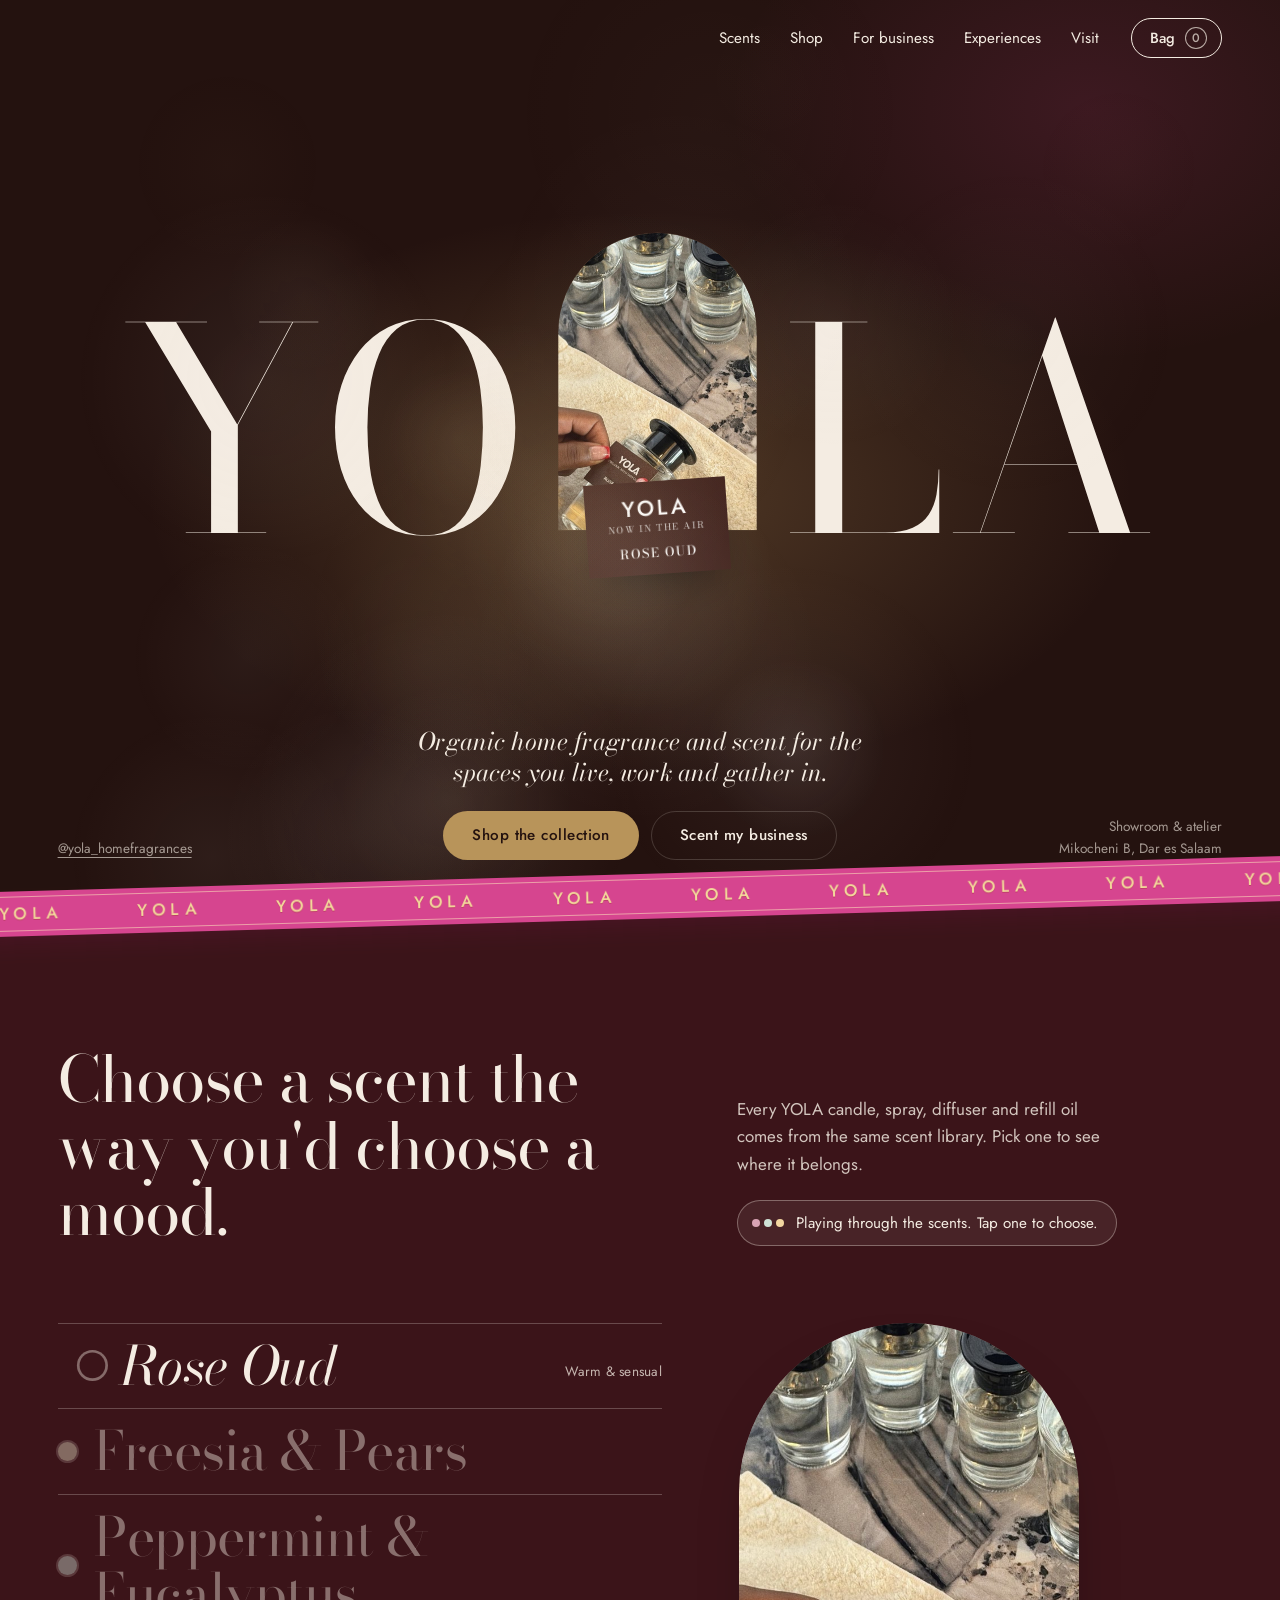
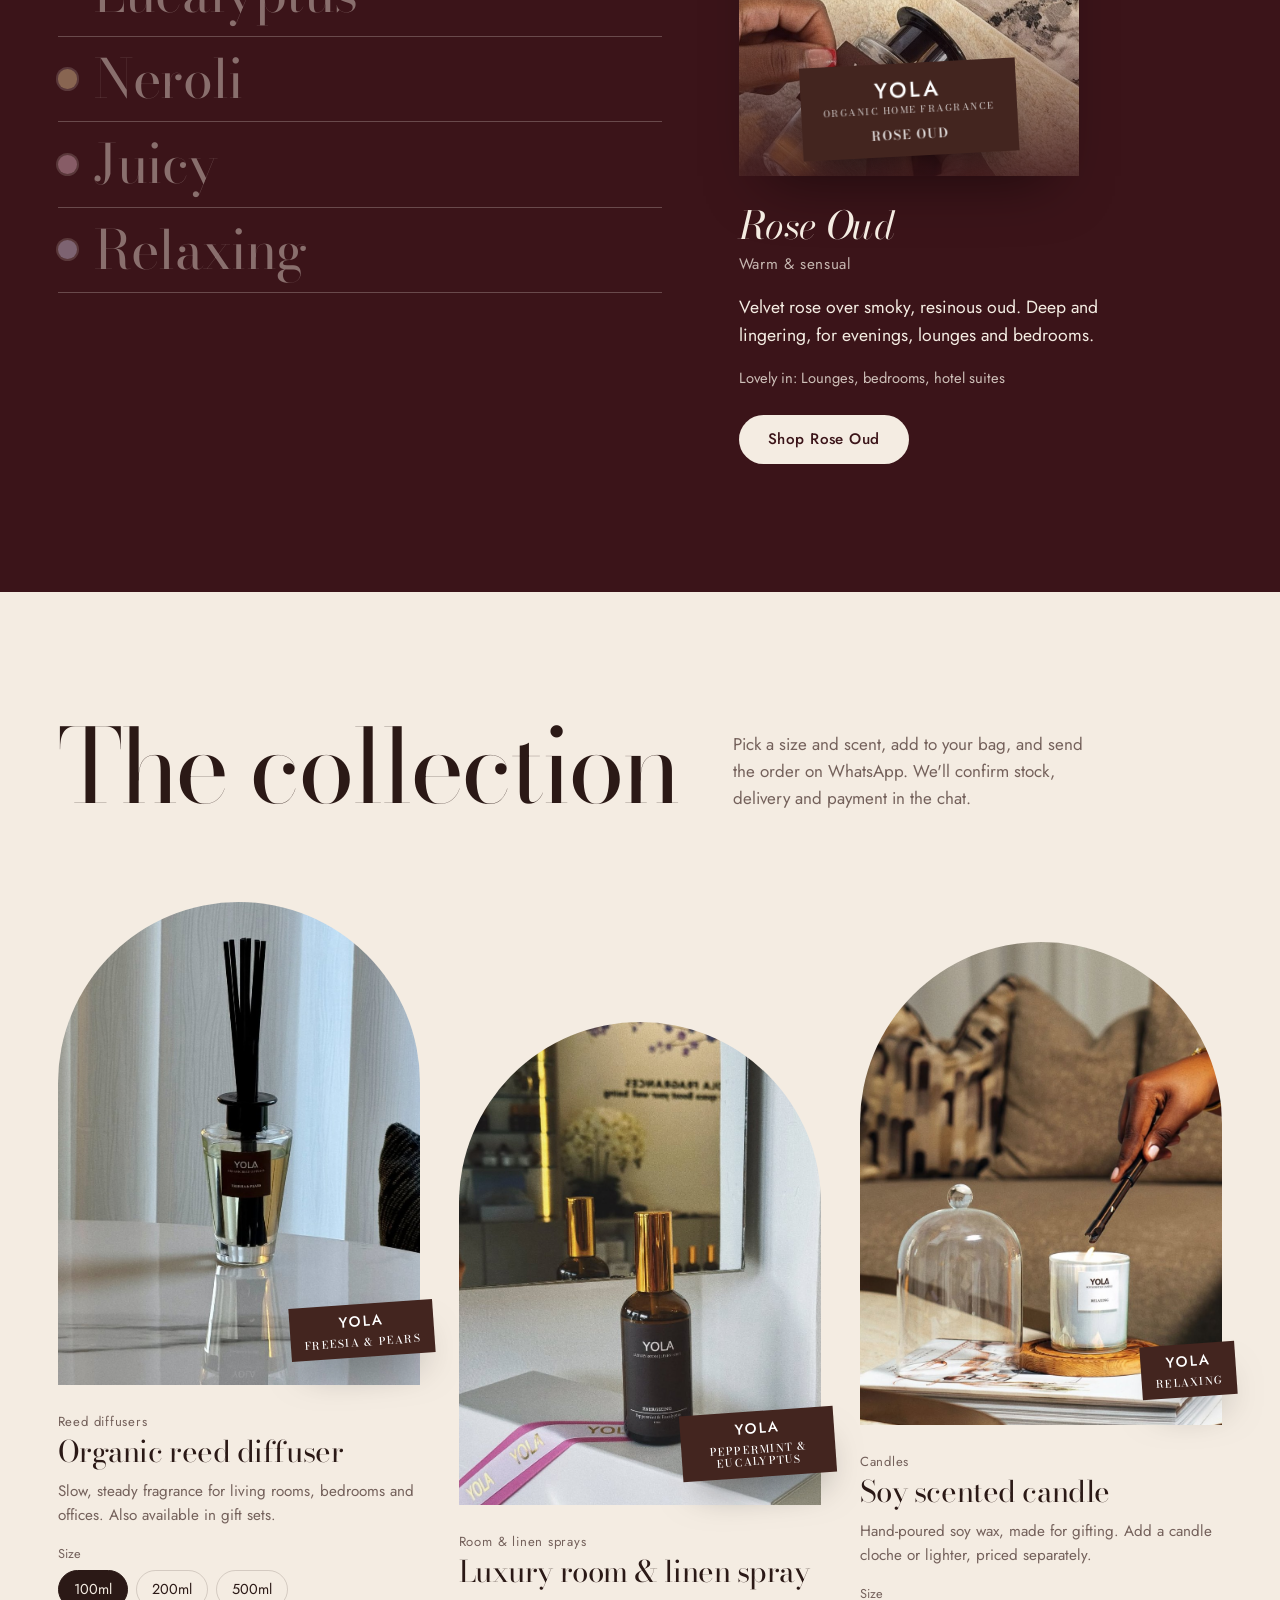
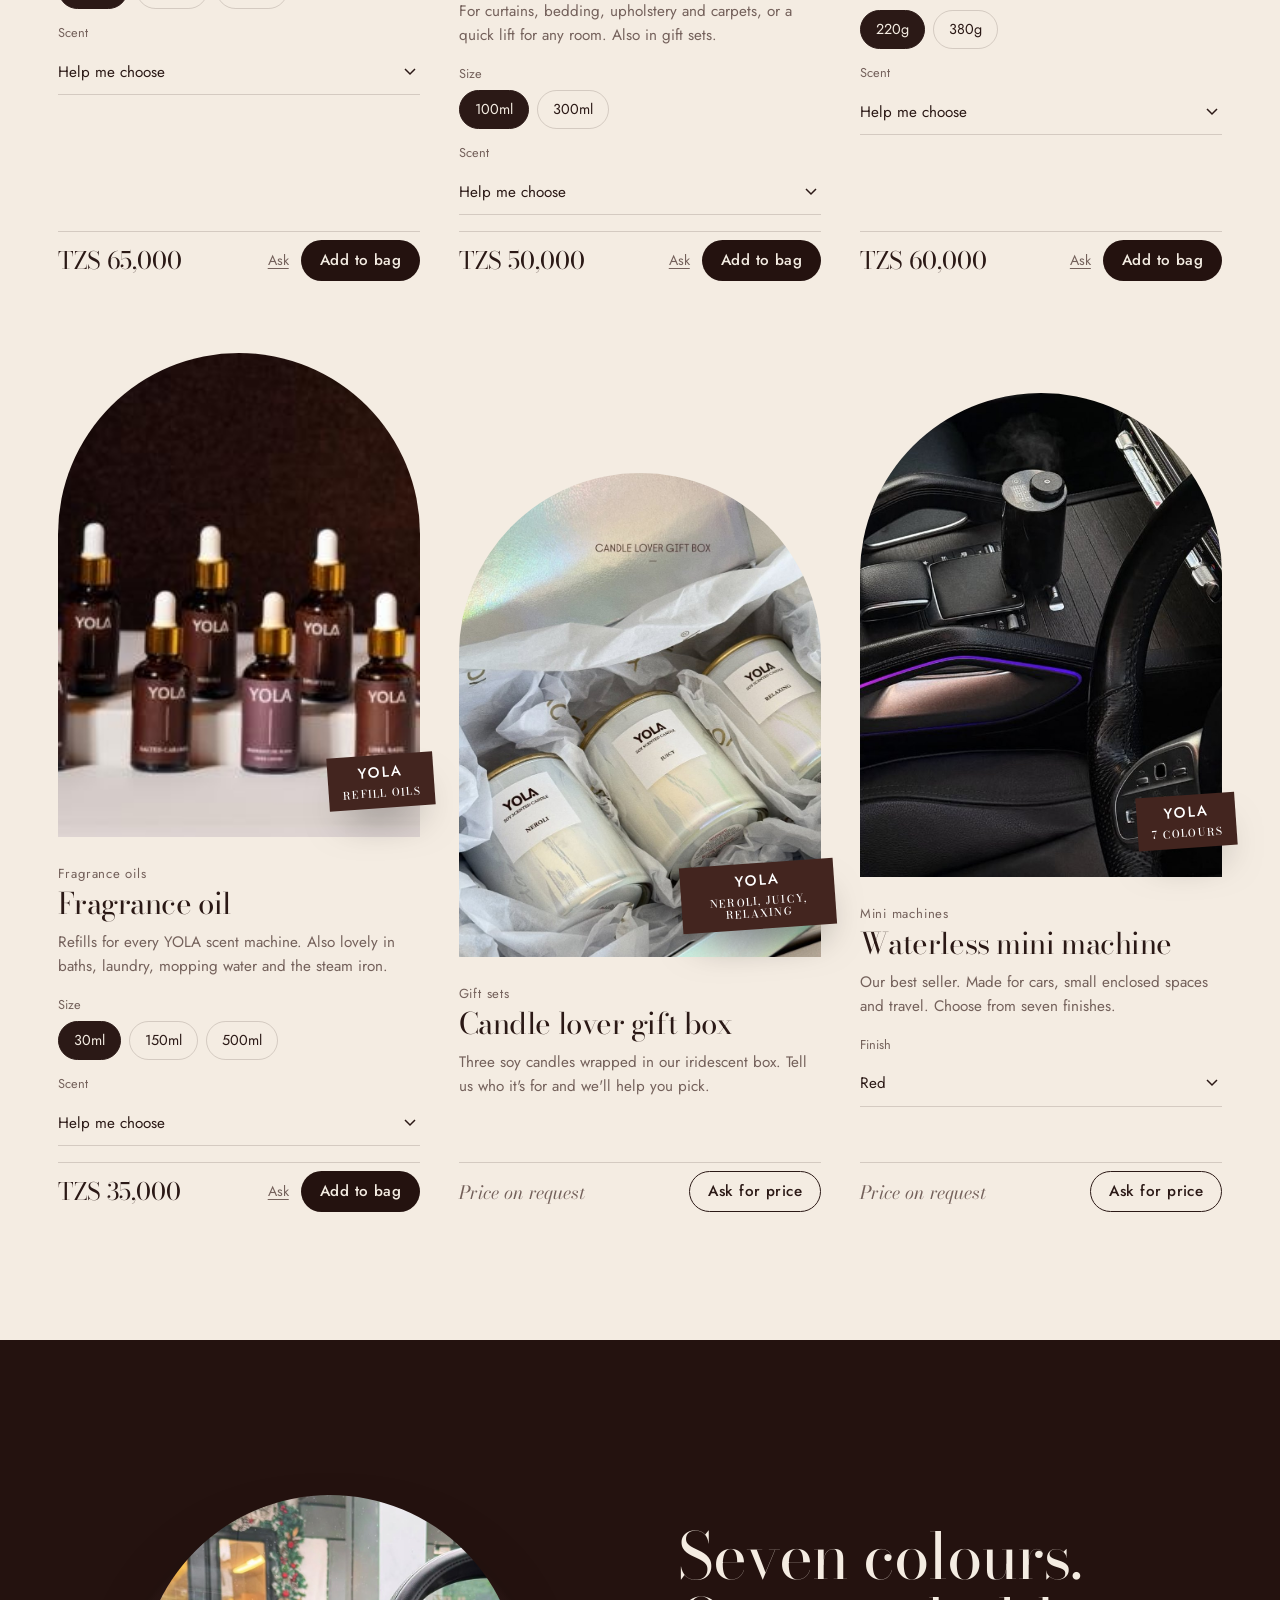
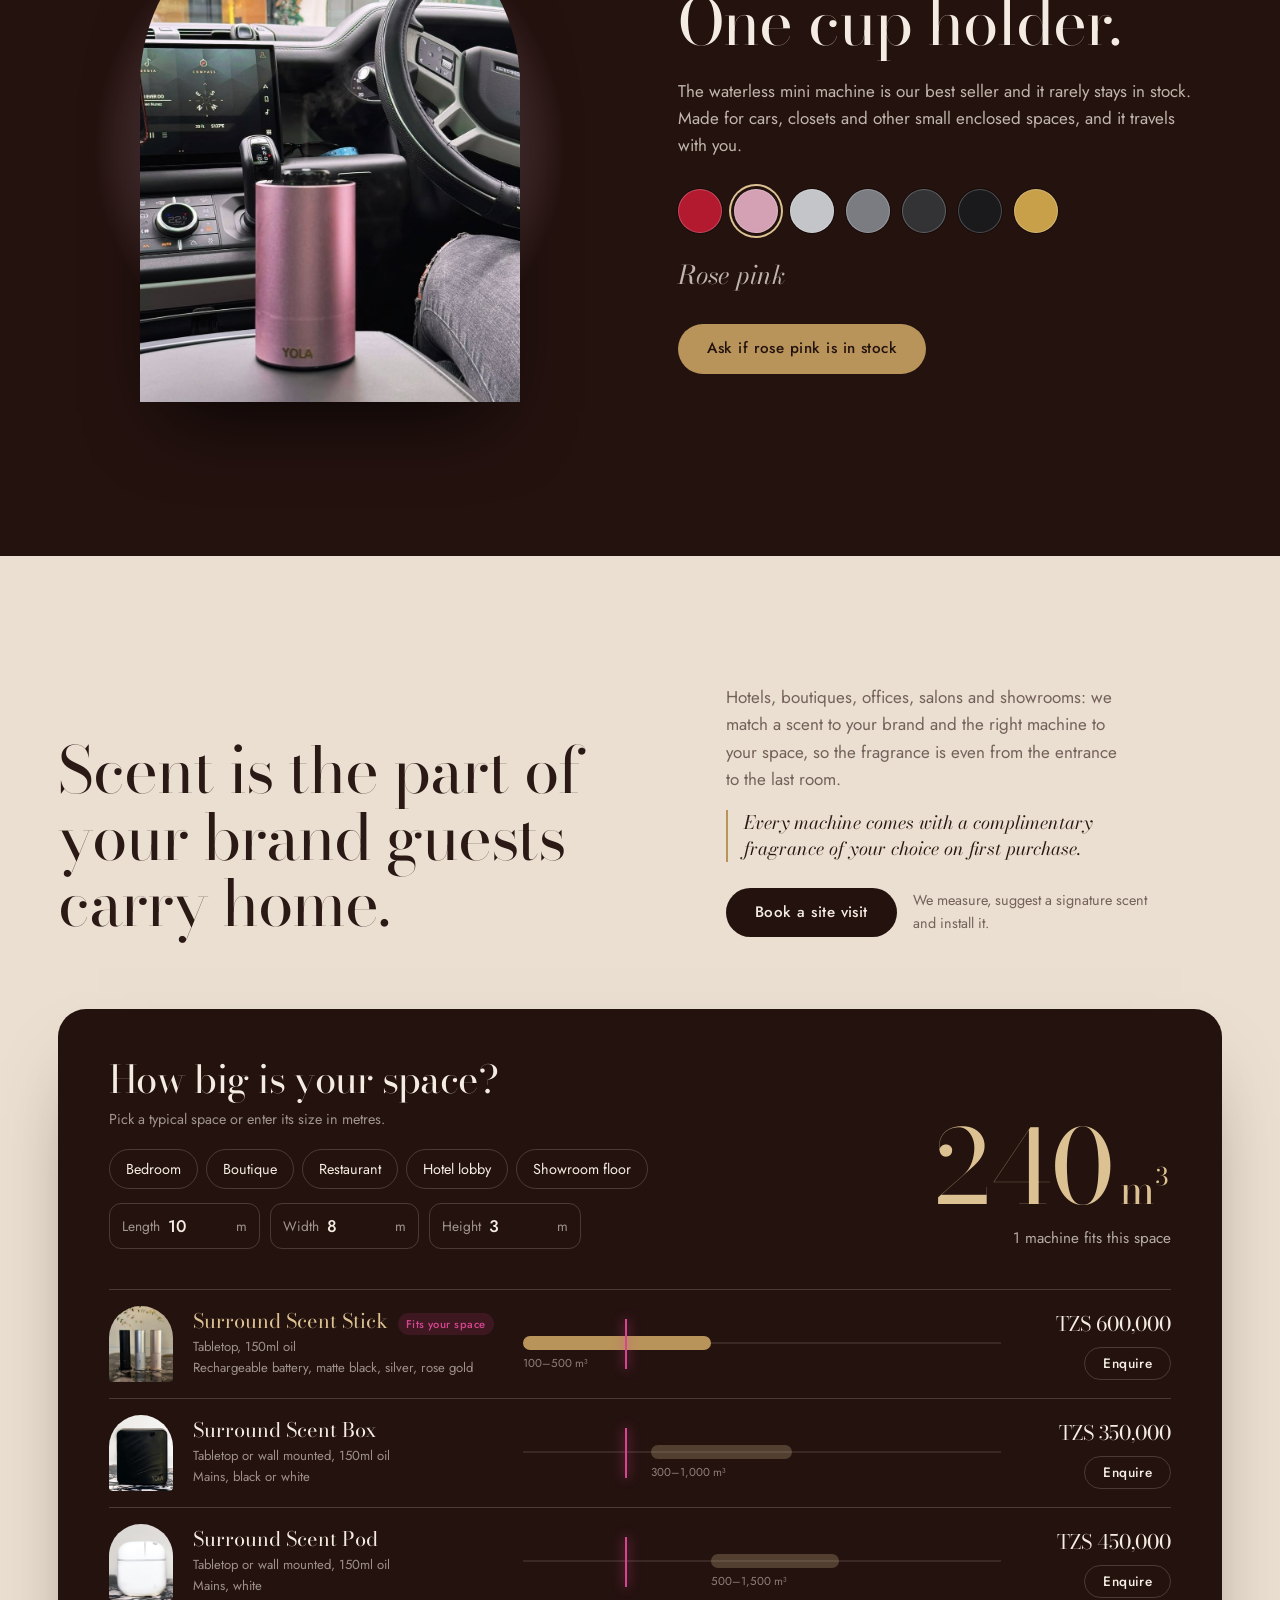
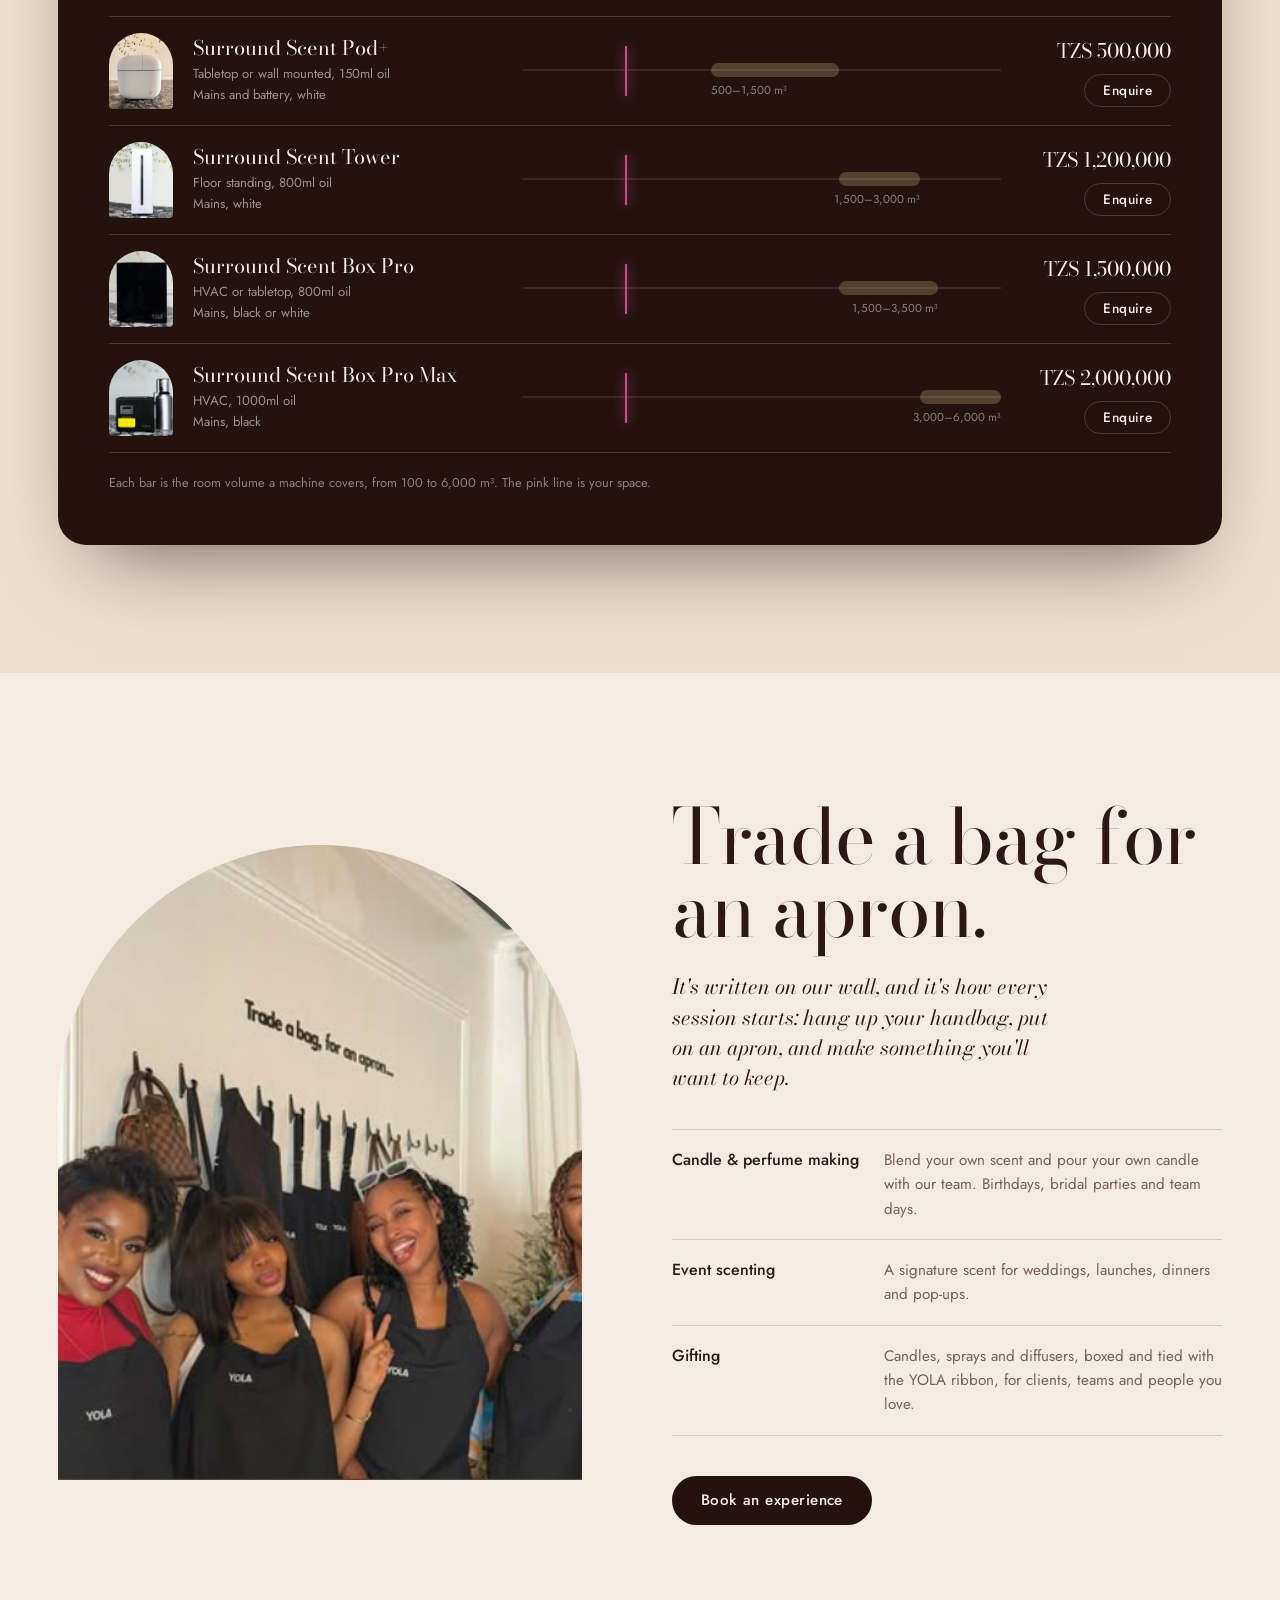
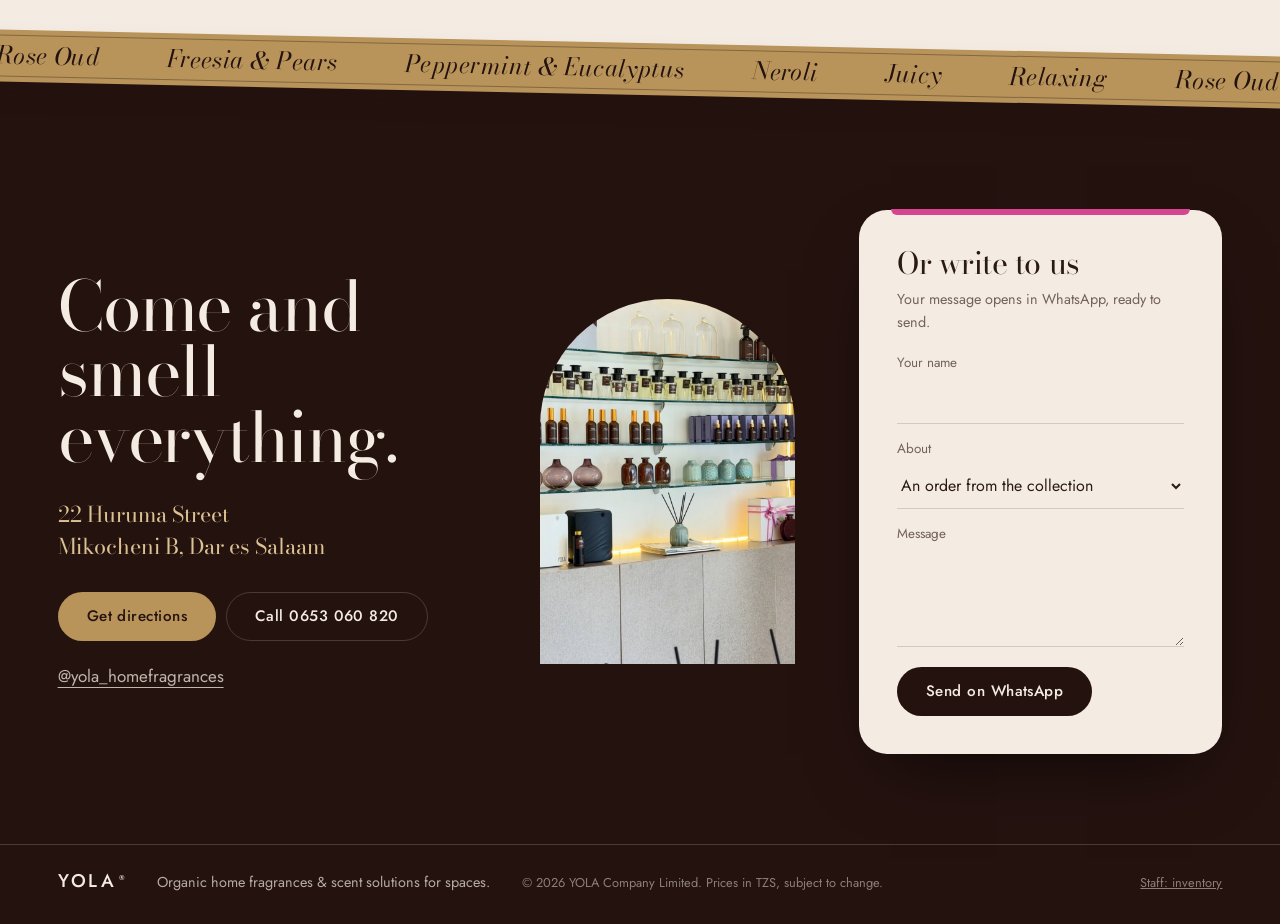
<file: index.html>
<!doctype html>
<html lang="en">
<head>
  <meta charset="utf-8">
  <meta name="viewport" content="width=device-width, initial-scale=1">
  <title>YOLA Home Fragrances | Dar es Salaam</title>
  <meta name="description" content="Organic home fragrances, scent machines for businesses, candle and perfume making experiences and event scenting from YOLA in Mikocheni, Dar es Salaam.">
  <meta name="theme-color" content="#24120F">
  <meta property="og:title" content="YOLA Home Fragrances">
  <meta property="og:description" content="Organic home fragrances and scent solutions for spaces, from our showroom in Mikocheni, Dar es Salaam.">
  <meta property="og:image" content="assets/img/showroom-shelves.jpg">
  <link rel="icon" href="data:image/svg+xml,%3Csvg xmlns='http://www.w3.org/2000/svg' viewBox='0 0 64 64'%3E%3Crect width='64' height='64' rx='10' fill='%2343251F'/%3E%3Ctext x='32' y='42' font-family='Futura,Arial' font-size='26' font-weight='600' fill='white' text-anchor='middle'%3EY%3C/text%3E%3C/svg%3E">
  <link rel="preload" href="assets/fonts/bodoni-moda-latin-opsz-normal.woff2" as="font" type="font/woff2" crossorigin>
  <link rel="stylesheet" href="assets/css/fonts.css?v=202610140937">
  <link rel="stylesheet" href="assets/css/site.css?v=202610140937">
</head>
<body>
<a class="skip" href="#main">Skip to content</a>

<header class="nav" data-nav>
  <a class="wordmark" href="#top" aria-label="YOLA home">YOLA<sup>®</sup></a>
  <nav class="nav-links" aria-label="Main">
    <a href="#scents">Scents</a>
    <a href="#collection">Shop</a>
    <a href="#machines">For business</a>
    <a href="#experiences">Experiences</a>
    <a href="#visit">Visit</a>
  </nav>
  <button class="bag-btn" type="button" data-open-bag aria-label="Open your bag">
    Bag <span class="bag-count" data-bag-count>0</span>
  </button>
</header>

<main id="main">

  <!-- HERO: scent made visible -->
  <section class="hero" id="top" aria-labelledby="hero-title">
    <canvas class="mist" data-mist aria-hidden="true"></canvas>
    <h1 id="hero-title" class="sr">YOLA Home Fragrances</h1>
    <div class="hero-stage">
      <span class="hw" aria-hidden="true">YO</span>
      <figure class="hero-arch">
        <img src="assets/img/reed-rose-oud.jpg" alt="Hands fixing a YOLA Rose Oud label onto a reed diffuser bottle">
        <div class="label hero-tag" aria-hidden="true">
          <span class="label-brand">YOLA</span>
          <span class="label-kind">Now in the air</span>
          <span class="label-scent" data-air>Rose Oud</span>
        </div>
      </figure>
      <span class="hw" aria-hidden="true">LA</span>
    </div>
    <div class="hero-foot">
      <p class="hero-line">Organic home fragrance and scent for the spaces you live, work and gather&nbsp;in.</p>
      <div class="hero-actions">
        <a class="btn btn-gold" href="#collection">Shop the collection</a>
        <a class="btn btn-ghost" href="#machines">Scent my business</a>
      </div>
      <p class="hero-place">Showroom &amp; atelier<br>Mikocheni B, Dar es Salaam</p>
      <a class="hero-ig" data-ig href="#" target="_blank" rel="noopener">@yola_homefragrances</a>
    </div>
  </section>

  <!-- RIBBON -->
  <div class="ribbon" aria-hidden="true"><div class="ribbon-track" data-ribbon="YOLA"></div></div>

  <!-- SCENT WARDROBE -->
  <section class="wardrobe" id="scents" aria-labelledby="wardrobe-title" data-wardrobe>
    <div class="wardrobe-inner">
      <div class="wardrobe-head">
        <h2 id="wardrobe-title">Choose a scent the way you'd choose a mood.</h2>
        <div>
          <p class="m-hide">Every YOLA candle, spray, diffuser and refill oil comes from the same scent library. Pick one to see where it belongs.</p>
          <p class="wardrobe-hint" data-wardrobe-hint><span class="hint-dots" aria-hidden="true"><i></i><i></i><i></i></span><span data-hint-text>Tap a scent and the room changes with it.</span></p>
        </div>
      </div>
      <div class="wardrobe-body">
        <ul class="scent-names" role="tablist" aria-label="Scents" data-scent-tabs></ul>
        <div class="scent-card" role="tabpanel" aria-live="polite" data-scent-panel></div>
      </div>
    </div>
  </section>

  <!-- COLLECTION -->
  <section class="collection" id="collection" aria-labelledby="col-title">
    <div class="col-head">
      <h2 id="col-title">The collection</h2>
      <div><p class="m-hide">Pick a size and scent, add to your bag, and send the order on WhatsApp. We'll confirm stock, delivery and payment in the chat.</p><p class="m-only">Order on WhatsApp; we'll confirm delivery in the chat.</p><p class="swipe-hint">Swipe to see all six pieces</p></div>
    </div>
    <div class="product-grid" data-products></div>
  </section>

  <!-- MINI MACHINE -->
  <section class="mini" aria-labelledby="mini-title" data-mini>
    <div class="mini-stage">
      <div class="mini-halo" data-halo></div>
      <figure class="mini-arch" data-mini-frame><img src="assets/img/mini-rose-pink.jpg" alt="A YOLA mini scent machine in rose pink, misting inside a car" data-mini-img loading="lazy"></figure>
    </div>
    <div class="mini-copy">
      <h2 id="mini-title">Seven colours. One cup holder.</h2>
      <p class="m-hide">The waterless mini machine is our best seller and it rarely stays in stock. Made for cars, closets and other small enclosed spaces, and it travels with you.</p><p class="m-only">Our best seller, made for cars and small spaces.</p>
      <div class="swatches" role="radiogroup" aria-label="Choose a finish" data-swatches>
        <button type="button" role="radio" aria-checked="false" style="--sw:#B3192F" data-colour="Red" data-img="assets/img/mini-red.jpg"><span>Red</span></button>
        <button type="button" role="radio" aria-checked="true" style="--sw:#D3A1B3" data-colour="Rose pink" data-img="assets/img/mini-rose-pink.jpg"><span>Rose pink</span></button>
        <button type="button" role="radio" aria-checked="false" style="--sw:#C4C5C8" data-colour="Silver" data-img="assets/img/mini-silver.jpg"><span>Silver</span></button>
        <button type="button" role="radio" aria-checked="false" style="--sw:#7A7C82" data-colour="Graphite" data-img="assets/img/mini-graphite.jpg"><span>Graphite</span></button>
        <button type="button" role="radio" aria-checked="false" style="--sw:#333336" data-colour="Matte black" data-img="assets/img/mini-matte-black.jpg"><span>Matte black</span></button>
        <button type="button" role="radio" aria-checked="false" style="--sw:#1A1A1D" data-colour="Gloss black" data-img="assets/img/mini-gloss-black.jpg"><span>Gloss black</span></button>
        <button type="button" role="radio" aria-checked="false" style="--sw:#C8A04A" data-colour="Gold" data-img="assets/img/mini-gold.jpg"><span>Gold</span></button>
      </div>
      <p class="swatch-name" data-swatch-name>Rose pink</p>
      <button class="btn btn-gold" type="button" data-ask-mini>Ask if rose pink is in stock</button>
    </div>
  </section>

  <!-- MACHINES FOR BUSINESS -->
  <section class="machines" id="machines" aria-labelledby="mach-title">
    <div class="mach-head">
      <h2 id="mach-title">Scent is the part of your brand guests carry home.</h2>
      <div>
        <p class="m-hide">Hotels, boutiques, offices, salons and showrooms: we match a scent to your brand and the right machine to your space, so the fragrance is even from the entrance to the last room.</p>
        <p class="gift">Every machine comes with a complimentary fragrance of your choice on first purchase.</p>
        <div class="mach-cta">
          <button class="btn btn-dark" type="button" data-ask="Hello YOLA, I'd like to book a site visit for scent marketing at my business.">Book a site visit</button>
          <span class="m-hide">We measure, suggest a signature scent and install it.</span>
        </div>
      </div>
    </div>

    <div class="finder">
      <div class="finder-form">
        <div>
          <h3>How big is your space?</h3>
          <p class="hint m-hide">Pick a typical space or enter its size in metres.</p>
          <div class="presets" role="group" aria-label="Typical spaces">
            <button type="button" data-preset="4,4,3">Bedroom</button>
            <button type="button" data-preset="10,8,3">Boutique</button>
            <button type="button" data-preset="15,12,3.2">Restaurant</button>
            <button type="button" data-preset="25,20,4.5">Hotel lobby</button>
            <button type="button" data-preset="40,30,5">Showroom floor</button>
          </div>
          <div class="dims">
            <label>Length<input type="number" min="1" step="0.5" value="10" data-dim="l" inputmode="decimal"><span>m</span></label>
            <label>Width<input type="number" min="1" step="0.5" value="8" data-dim="w" inputmode="decimal"><span>m</span></label>
            <label>Height<input type="number" min="2" step="0.1" value="3" data-dim="h" inputmode="decimal"><span>m</span></label>
          </div>
        </div>
        <p class="volume" aria-live="polite"><span data-volume>240</span><span class="unit">m³</span><small data-match-text></small></p>
      </div>
      <div class="coverage" role="list" data-machines aria-label="Scent machines by coverage"></div>
      <p class="axis-note m-hide">Each bar is the room volume a machine covers, from 100 to 6,000 m³. The pink line is your space.</p>
    </div>

  </section>

  <!-- EXPERIENCES -->
  <section class="experiences" id="experiences" aria-labelledby="exp-title">
    <figure class="exp-img">
      <img src="assets/img/team.jpg" alt="Four guests in YOLA aprons smiling at a candle making session" loading="lazy">
    </figure>
    <div class="exp-copy">
      <h2 id="exp-title">Trade a bag for an apron.</h2>
      <p class="exp-lede m-hide">It's written on our wall, and it's how every session starts: hang up your handbag, put on an apron, and make something you'll want to keep.</p>
      <dl class="exp-list">
        <div><dt>Candle &amp; perfume making</dt><dd>Blend your own scent and pour your own candle with our team. Birthdays, bridal parties and team days.</dd></div>
        <div><dt>Event scenting</dt><dd>A signature scent for weddings, launches, dinners and pop-ups.</dd></div>
        <div><dt>Gifting</dt><dd>Candles, sprays and diffusers, boxed and tied with the YOLA ribbon, for clients, teams and people you love.</dd></div>
      </dl>
      <button class="btn btn-dark" type="button" data-ask="Hello YOLA, I'd like to book a candle & perfume making experience.">Book an experience</button>
    </div>
  </section>

  <div class="ribbon ribbon-alt" aria-hidden="true"><div class="ribbon-track" data-ribbon="scents"></div></div>

  <!-- VISIT + CONTACT -->
  <section class="visit" id="visit" aria-labelledby="visit-title">
    <div class="visit-copy">
      <h2 id="visit-title">Come and smell everything.</h2>
      <address>22 Huruma Street<br>Mikocheni B, Dar es Salaam</address>
      <div class="visit-actions">
        <a class="btn btn-gold" data-map href="#" target="_blank" rel="noopener">Get directions</a>
        <a class="btn btn-ghost" data-tel href="#">Call 0653 060 820</a>
      </div>
      <a class="ig" data-ig href="#" target="_blank" rel="noopener">@yola_homefragrances</a>
    </div>
    <figure class="visit-arch"><img src="assets/img/showroom-shelves.jpg" alt="Shelves of YOLA diffusers, sprays, oils and gift boxes in the Mikocheni showroom" loading="lazy"></figure>
    <form class="contact" data-contact novalidate>
      <h3>Or write to us</h3>
      <p class="hint m-hide">Your message opens in WhatsApp, ready to send.</p>
      <label>Your name<input name="name" autocomplete="name" required></label>
      <label>About
        <select name="topic">
          <option>An order from the collection</option>
          <option>Scent machines for my business</option>
          <option>Candle &amp; perfume making experience</option>
          <option>Event scenting</option>
          <option>Gift boxes</option>
          <option>Something else</option>
        </select>
      </label>
      <label>Message<textarea name="message" rows="3" required></textarea></label>
      <p class="form-error" data-form-error role="alert" hidden></p>
      <button class="btn btn-gold" type="submit">Send on WhatsApp</button>
    </form>
  </section>
</main>

<footer class="footer">
  <span class="wordmark">YOLA<sup>®</sup></span>
  <p>Organic home fragrances &amp; scent solutions for spaces.</p>
  <p class="small">© <span data-year>2026</span> YOLA Company Limited. Prices in TZS, subject to change.</p>
  <a class="small staff" href="inventory/">Staff: inventory</a>
</footer>

<!-- BAG DRAWER -->
<div class="scrim" data-scrim hidden></div>
<aside class="bag" data-bag aria-labelledby="bag-title" aria-hidden="true" tabindex="-1">
  <div class="bag-head">
    <h2 id="bag-title">Your bag</h2>
    <button class="icon-btn" type="button" data-close-bag aria-label="Close bag">✕</button>
  </div>
  <div class="bag-items" data-bag-items></div>
  <div class="bag-foot" data-bag-foot>
    <p class="bag-total"><span>Total</span><strong data-bag-total>TZS 0</strong></p>
    <label>Your name<input data-order-name autocomplete="name"></label>
    <label>Delivery area or pickup<input data-order-area placeholder="e.g. Masaki, or pick up at the showroom"></label>
    <button class="btn btn-dark btn-wide" type="button" data-checkout>Send order on WhatsApp</button>
    <p class="hint">We'll confirm stock, delivery and how to pay in the chat.</p>
  </div>
</aside>

<div class="toast" data-toast role="status" aria-live="polite"></div>

<script src="assets/js/catalog.js?v=202610140937"></script>
<script src="assets/js/site.js?v=202610140937"></script>
</body>
</html>
</file>
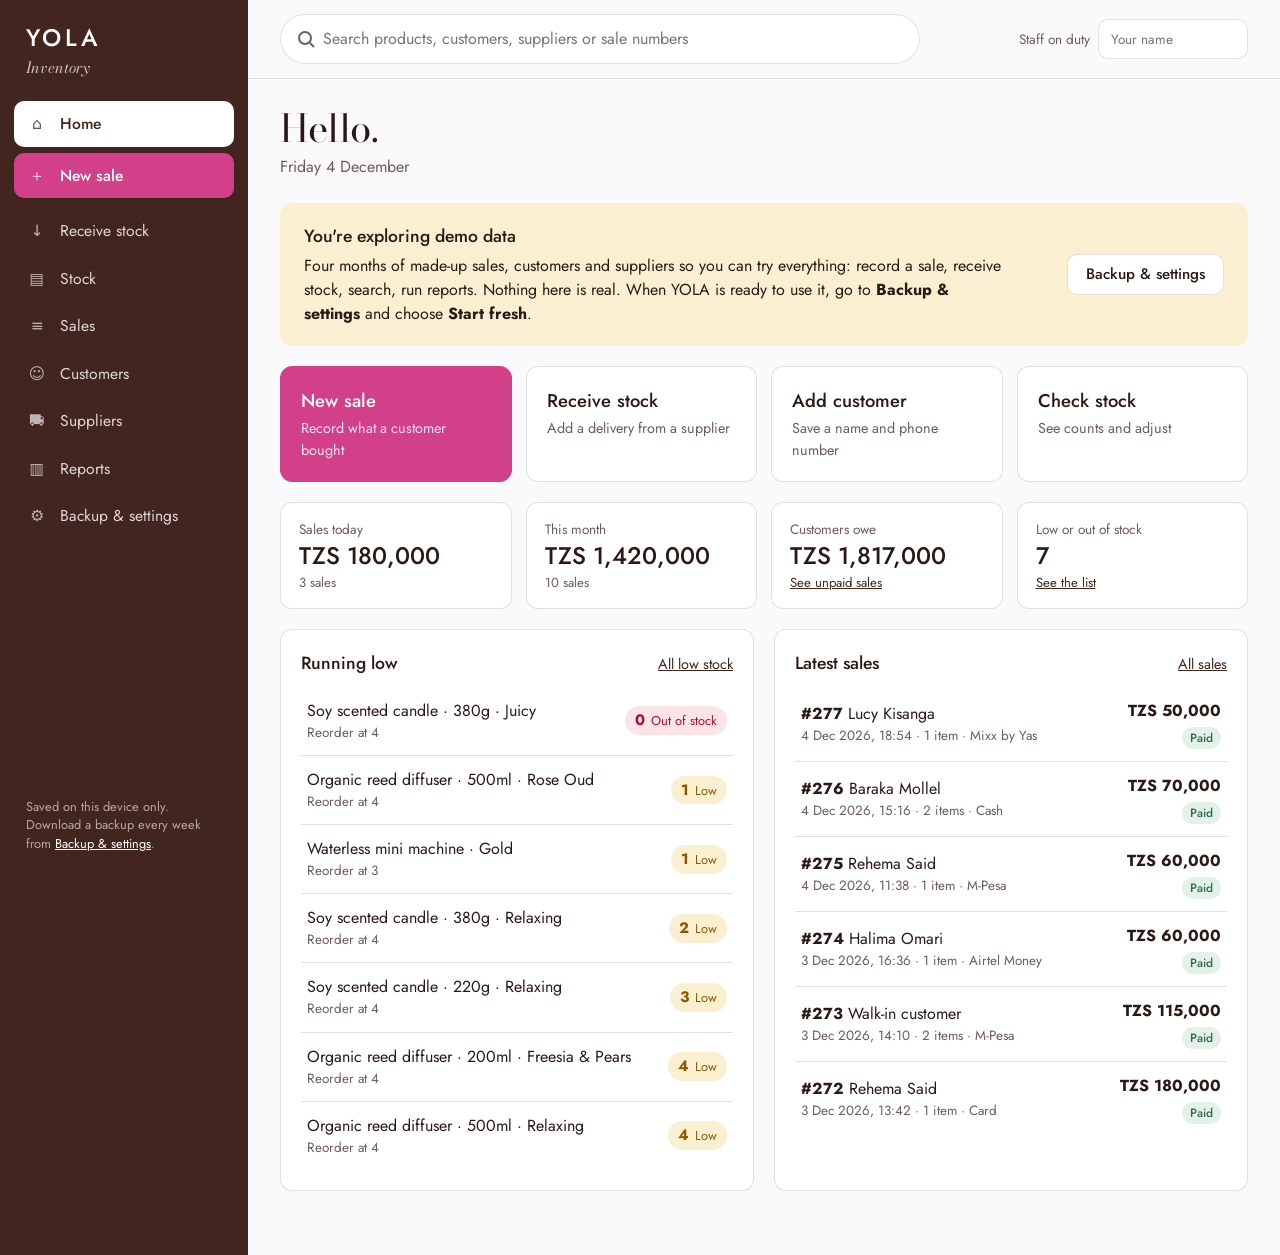
<file: inventory/index.html>
<!doctype html>
<html lang="en">
<head>
  <meta charset="utf-8">
  <meta name="viewport" content="width=device-width, initial-scale=1">
  <meta name="robots" content="noindex">
  <title>YOLA Inventory</title>
  <link rel="icon" href="data:image/svg+xml,%3Csvg xmlns='http://www.w3.org/2000/svg' viewBox='0 0 64 64'%3E%3Crect width='64' height='64' rx='10' fill='%2343251F'/%3E%3Ctext x='32' y='42' font-family='Futura,Arial' font-size='26' font-weight='600' fill='white' text-anchor='middle'%3EY%3C/text%3E%3C/svg%3E">
  <link rel="stylesheet" href="../assets/css/fonts.css?v=202610140937">
  <link rel="stylesheet" href="app.css?v=202610140937">
</head>
<body>
<div class="app">
  <aside class="side" aria-label="Sections">
    <a class="brand" href="#/home">YOLA<span>Inventory</span></a>
    <nav class="menu" data-menu>
      <a href="#/home" data-route="home"><i aria-hidden="true">⌂</i>Home</a>
      <a href="#/sell" data-route="sell" class="menu-sell"><i aria-hidden="true">＋</i>New sale</a>
      <a href="#/receive" data-route="receive"><i aria-hidden="true">↓</i>Receive stock</a>
      <a href="#/stock" data-route="stock"><i aria-hidden="true">▤</i>Stock</a>
      <a href="#/sales" data-route="sales"><i aria-hidden="true">≡</i>Sales</a>
      <a href="#/customers" data-route="customers"><i aria-hidden="true">☺</i>Customers</a>
      <a href="#/suppliers" data-route="suppliers"><i aria-hidden="true">⛟</i>Suppliers</a>
      <a href="#/reports" data-route="reports"><i aria-hidden="true">▥</i>Reports</a>
      <a href="#/settings" data-route="settings"><i aria-hidden="true">⚙</i>Backup &amp; settings</a>
    </nav>
    <p class="side-note">Saved on this device only. Download a backup every week from <a href="#/settings">Backup&nbsp;&amp;&nbsp;settings</a>.</p>
  </aside>

  <div class="main">
    <header class="top">
      <div class="search" role="search">
        <input type="search" placeholder="Search products, customers, suppliers or sale numbers" aria-label="Search everything" data-search autocomplete="off">
        <div class="search-results" data-search-results hidden></div>
      </div>
      <label class="staff">Staff on duty
        <input data-staff placeholder="Your name" autocomplete="off">
      </label>
    </header>
    <main class="view" id="view" tabindex="-1"></main>
  </div>
</div>

<dialog class="modal" data-modal>
  <form method="dialog" class="modal-inner" data-modal-form novalidate>
    <header class="modal-head">
      <h2 data-modal-title></h2>
      <button type="button" class="icon-btn" data-modal-close aria-label="Close">✕</button>
    </header>
    <div class="modal-body" data-modal-body></div>
    <footer class="modal-foot" data-modal-foot></footer>
  </form>
</dialog>

<div class="toast" data-toast role="status" aria-live="polite"></div>
<div id="print-area" aria-hidden="true"></div>

<script src="../assets/js/catalog.js?v=202610140937"></script>
<script src="app.js?v=202610140937"></script>
</body>
</html>
</file>
<file: assets/css/fonts.css>
/* Self-hosted variable fonts (SIL Open Font License) */
@font-face { font-family: "Bodoni Moda"; font-style: normal; font-weight: 400 900; font-display: swap;
  src: url("../fonts/bodoni-moda-latin-opsz-normal.woff2") format("woff2"); }
@font-face { font-family: "Bodoni Moda"; font-style: italic; font-weight: 400 900; font-display: swap;
  src: url("../fonts/bodoni-moda-latin-opsz-italic.woff2") format("woff2"); }
@font-face { font-family: "Jost"; font-style: normal; font-weight: 100 900; font-display: swap;
  src: url("../fonts/jost-latin-wght-normal.woff2") format("woff2"); }
</file>
<file: assets/css/site.css>
/* YOLA: an atelier of air.
   Soy-wax cream, deep oud brown and gold, with the pink YOLA ribbon,
   the cocoa bottle label and the showroom's arches as recurring motifs. */
:root {
  --wax: #F4ECE2;        /* soy-wax cream */
  --wax-2: #EADFD0;      /* deeper cream */
  --oud: #24120F;        /* deep oud brown */
  --oud-2: #341B16;
  --cocoa: #43251F;      /* bottle label */
  --ink: #2B1916;
  --muted: #74615B;
  --gold: #B8945A;
  --gold-lt: #DCC293;
  --ribbon: #D6458F;     /* the YOLA ribbon */
  --ribbon-dk: #B8327A;
  --line: rgba(43, 25, 22, .16);
  --line-lt: rgba(244, 236, 226, .18);

  --display: "Bodoni Moda", "Didot", "Bodoni 72", Georgia, serif;
  --sans: "Jost", "Futura", "Century Gothic", system-ui, sans-serif;
  --gutter: clamp(16px, 4.5vw, 72px);
  --max: 1360px;
  --arch: 999px 999px 0 0;
}

* { box-sizing: border-box; }
html { scroll-behavior: smooth; }
@media (prefers-reduced-motion: reduce) { html { scroll-behavior: auto; } }
body { overflow-x: hidden; }
main { overflow-x: clip; }
body { margin: 0; background: var(--wax); color: var(--ink); font: 400 17px/1.6 var(--sans); -webkit-font-smoothing: antialiased; }
img { display: block; max-width: 100%; }
figure { margin: 0; }
a { color: inherit; }
h1, h2, h3 { font-family: var(--display); font-weight: 400; line-height: 1.04; margin: 0; letter-spacing: -.015em; }
p { margin: 0 0 1em; }
:focus-visible { outline: 2px solid var(--ribbon); outline-offset: 3px; }
.sr { position: absolute; width: 1px; height: 1px; overflow: hidden; clip: rect(0 0 0 0); white-space: nowrap; }
.skip { position: absolute; left: -999px; top: 8px; background: var(--ink); color: #fff; padding: 8px 14px; z-index: 100; }
.skip:focus { left: 8px; }
.hint { color: var(--muted); font-size: .9rem; }

/* ---------- buttons ---------- */
.btn {
  display: inline-flex; align-items: center; justify-content: center; gap: .5em; cursor: pointer;
  font: 500 .95rem/1 var(--sans); letter-spacing: .03em; text-decoration: none;
  padding: 16px 28px; border-radius: 999px; border: 1px solid transparent;
  transition: background-color .25s, color .25s, border-color .25s, transform .25s;
}
.btn:active { transform: translateY(1px); }
.btn-gold { background: var(--gold); color: var(--oud); }
.btn-gold:hover { background: var(--gold-lt); }
.btn-ghost { border-color: var(--line-lt); color: var(--wax); background: transparent; }
.btn-ghost:hover { border-color: var(--gold-lt); color: var(--gold-lt); }
.btn-dark { background: var(--oud); color: var(--wax); }
.btn-dark:hover { background: var(--cocoa); }
.btn-line { border-color: var(--ink); color: var(--ink); background: transparent; }
.btn-line:hover { background: var(--ink); color: var(--wax); }
.btn-wide { width: 100%; }

/* ---------- nav ---------- */
.nav {
  position: fixed; inset: 0 0 auto 0; z-index: 30; display: flex; align-items: center; gap: 32px;
  padding: 18px var(--gutter); color: var(--wax); transition: background-color .35s, color .35s, padding .35s, box-shadow .35s;
}
.nav.solid { background: rgba(244, 236, 226, .92); color: var(--ink); backdrop-filter: blur(12px); padding-top: 12px; padding-bottom: 12px; box-shadow: 0 1px 0 var(--line); }
.wordmark { font: 500 1.45rem/1 var(--sans); letter-spacing: .16em; text-decoration: none; }
.wordmark sup { font-size: .38em; letter-spacing: 0; margin-left: 2px; }
.nav-links { display: flex; gap: 30px; margin-left: auto; }
.nav-links a { text-decoration: none; font-size: .95rem; position: relative; }
.nav-links a::after { content: ""; position: absolute; left: 0; right: 0; bottom: -4px; height: 1px; background: currentColor; transform: scaleX(0); transform-origin: left; transition: transform .3s; }
.nav-links a:hover::after { transform: scaleX(1); }
.bag-btn { font: 500 .92rem var(--sans); background: none; color: inherit; border: 1px solid currentColor; border-radius: 999px; padding: 8px 14px 8px 18px; cursor: pointer; display: inline-flex; gap: 10px; align-items: center; }
.bag-count { min-width: 22px; height: 22px; border-radius: 11px; background: var(--ribbon); color: #fff; font-size: .76rem; display: inline-grid; place-items: center; padding: 0 6px; }
.bag-count[data-empty="true"] { background: transparent; color: inherit; box-shadow: inset 0 0 0 1px currentColor; opacity: .7; }

/* ---------- label motif ---------- */
.label { background: var(--cocoa); color: #fff; display: inline-flex; flex-direction: column; align-items: center; text-align: center; padding: 16px 22px 14px; gap: 3px; box-shadow: 0 22px 40px -18px rgba(0,0,0,.6); }
.label-brand { font: 500 1.35rem/1 var(--sans); letter-spacing: .14em; }
.label-kind { font: 400 .58rem/1.3 var(--display); letter-spacing: .16em; text-transform: uppercase; opacity: .78; }
.label-scent { font: 500 .8rem/1.2 var(--display); letter-spacing: .12em; text-transform: uppercase; margin-top: 8px; }

/* ---------- hero ---------- */
.hero {
  --a: clamp(130px, min(15.5vw, calc((100svh - 360px) / 1.5)), 280px); /* arch width; everything scales from it */
  position: relative; min-height: max(100svh, 560px); overflow: hidden; color: var(--wax);
  background:
    radial-gradient(55% 45% at 50% 55%, rgba(184,148,90,.30), transparent 70%),
    radial-gradient(40% 40% at 85% 12%, rgba(214,69,143,.14), transparent 70%),
    var(--oud);
  display: flex; flex-direction: column; justify-content: space-between; align-items: center; gap: 64px; padding: 104px var(--gutter) 40px;
}
.mist { position: absolute; inset: 0; width: 100%; height: 100%; z-index: 3; pointer-events: none; }
.hero-stage { position: relative; z-index: 2; margin: auto 0; display: flex; align-items: flex-end; justify-content: center; gap: clamp(12px, 2.2vw, 40px); }
.hw { font: 400 calc(var(--a) * 1.42)/.72 var(--display); letter-spacing: .01em; color: var(--wax); user-select: none; }
.hero-arch { position: relative; flex: none; width: var(--a); aspect-ratio: 3 / 4.5; margin-bottom: .2vw; }
.hero-arch img { width: 100%; height: 100%; object-fit: cover; border-radius: var(--arch); box-shadow: 0 40px 90px -30px rgba(0,0,0,.85), 0 0 0 1px rgba(220,194,147,.4); }
.hero-tag { position: absolute; left: 50%; bottom: -44px; transform: translateX(-50%) rotate(-4deg); white-space: nowrap; z-index: 4; }
.hero-tag .label-scent { transition: opacity .4s; }
.hero-foot { position: relative; z-index: 4; width: 100%; display: flex; flex-direction: column; align-items: center; gap: 22px; text-align: center; }
.hero-line { margin: 0; max-width: 30ch; font: italic 400 clamp(1.3rem, 1.9vw, 1.8rem)/1.3 var(--display); color: var(--wax); }
.hero-actions { display: flex; gap: 12px; flex-wrap: wrap; justify-content: center; }
.hero-place { margin: 0; font-size: .85rem; color: rgba(244,236,226,.62); }
.hero-ig { font-size: .85rem; color: rgba(244,236,226,.62); text-underline-offset: 4px; }
.hero-ig:hover { color: var(--gold-lt); }
@media (max-width: 860px) { .hero-ig { display: none; } }
@media (min-width: 861px) {
  .hero-place { position: absolute; right: 0; bottom: 0; text-align: right; }
  .hero-ig { position: absolute; left: 0; bottom: 0; }
}
/* the small nav wordmark waits until the big one has scrolled away */
.nav .wordmark { transition: opacity .35s; }
.nav:not(.solid) .wordmark { opacity: 0; pointer-events: none; }

@media (prefers-reduced-motion: no-preference) {
  .hw { animation: word 1.5s cubic-bezier(.2,.7,.1,1) both; }
  .hw:last-child { animation-delay: .12s; }
  .hero-arch img { animation: arch 1.4s .3s cubic-bezier(.2,.7,.1,1) both; }
  .hero-tag { animation: tag 1s 1s cubic-bezier(.2,.7,.1,1) both; }
  .hero-foot { animation: fade 1s 1.2s both; }
  @keyframes word { from { opacity: 0; filter: blur(14px); transform: translateY(20px); } }
  @keyframes arch { from { opacity: 0; clip-path: inset(100% 0 0 0 round 999px 999px 0 0); } to { clip-path: inset(0 0 0 0 round 999px 999px 0 0); } }
  @keyframes tag { from { opacity: 0; transform: translateX(-50%) rotate(-14deg) translateY(30px); } }
  @keyframes fade { from { opacity: 0; } }
}

/* ---------- ribbon ---------- */
.ribbon {
  position: relative; z-index: 5; background: var(--ribbon); margin: -26px -3vw -26px; padding: 14px 0; transform: rotate(-1.6deg);
  overflow: hidden; box-shadow: 0 12px 30px -16px rgba(120,20,70,.6);
}
.ribbon::before, .ribbon::after { content: ""; position: absolute; left: 0; right: 0; height: 1px; background: rgba(255,233,190,.55); }
.ribbon::before { top: 5px; } .ribbon::after { bottom: 5px; }
.ribbon-track { display: flex; width: max-content; gap: 0; white-space: nowrap; }
.ribbon-track span { font: 500 1.05rem/1 var(--sans); letter-spacing: .32em; color: #F3D99B; padding: 0 2.2em; text-shadow: 0 1px 0 rgba(120,40,0,.25); }
.ribbon-alt { background: var(--gold); transform: rotate(1.2deg); margin-top: -10px; margin-bottom: -26px; box-shadow: 0 12px 30px -16px rgba(36,18,15,.5); }
.ribbon-alt::before, .ribbon-alt::after { background: rgba(36,18,15,.35); }
.ribbon-alt .ribbon-track span { font: italic 400 1.5rem/1 var(--display); letter-spacing: .02em; color: var(--oud); text-shadow: none; padding: 0 1.4em; }
@media (prefers-reduced-motion: no-preference) {
  .ribbon-track { animation: slide 48s linear infinite; }
  .ribbon-alt .ribbon-track { animation-duration: 70s; animation-direction: reverse; }
  @keyframes slide { to { transform: translateX(-50%); } }
}

/* ---------- scent wardrobe ---------- */
.wardrobe {
  --bg: #3B1419; --fg: #F4ECE2; --accent: #D9A3B4;
  background: var(--bg); color: var(--fg); transition: background-color .7s ease, color .7s ease;
  padding: clamp(110px, 12vw, 170px) var(--gutter) clamp(80px, 10vw, 140px); position: relative; overflow: hidden;
}
@media (prefers-reduced-motion: reduce) { .wardrobe { transition: none; } }
.wardrobe-inner { max-width: var(--max); margin: 0 auto; }
.wardrobe-head { display: grid; grid-template-columns: 1.3fr 1fr; gap: 48px; align-items: end; margin-bottom: clamp(40px, 6vw, 80px); }
.wardrobe-head h2 { font-size: clamp(2.4rem, 5vw, 4.4rem); max-width: 16ch; }
.wardrobe-head p { margin: 0; opacity: .82; max-width: 38ch; }
.wardrobe-head .wardrobe-hint {
  opacity: 1; display: inline-flex; align-items: center; gap: 12px; margin-top: 22px; padding: 10px 18px 10px 14px; font-size: .95rem;
  border: 1px solid color-mix(in srgb, var(--fg) 35%, transparent); border-radius: 999px; background: color-mix(in srgb, var(--fg) 7%, transparent); max-width: 100%;
}
.hint-dots { display: inline-flex; gap: 4px; }
.hint-dots i { width: 8px; height: 8px; border-radius: 50%; background: var(--accent); }
.hint-dots i:nth-child(2) { background: #CFE2D6; } .hint-dots i:nth-child(3) { background: #F3D6A0; }
@media (prefers-reduced-motion: no-preference) {
  .hint-dots i { animation: hop 1.6s ease-in-out infinite; }
  .hint-dots i:nth-child(2) { animation-delay: .15s; } .hint-dots i:nth-child(3) { animation-delay: .3s; }
  @keyframes hop { 0%, 60%, 100% { transform: none; } 30% { transform: translateY(-4px); } }
}
.wardrobe-body { display: grid; grid-template-columns: 1.25fr 1fr; gap: clamp(32px, 6vw, 96px); align-items: start; }
.scent-names { list-style: none; margin: 0; padding: 0; border-top: 1px solid color-mix(in srgb, var(--fg) 25%, transparent); }
.scent-names li { position: relative; border-bottom: 1px solid color-mix(in srgb, var(--fg) 25%, transparent); }
.scent-names .nm { display: inline-flex; align-items: center; gap: .32em; }
.scent-names .dot { width: .36em; height: .36em; border-radius: 50%; background: var(--dot); flex: none; box-shadow: 0 0 0 2px color-mix(in srgb, var(--fg) 40%, transparent); transition: transform .3s; }
.scent-names button:hover .dot, .scent-names button[aria-selected="true"] .dot { transform: scale(1.35); }
.scent-names li::after { content: ""; position: absolute; left: 0; bottom: -1px; height: 2px; width: 0; background: var(--fg); }
.wardrobe.auto .scent-names li.on::after { animation: fill var(--auto-ms, 3000ms) linear forwards; }
@keyframes fill { to { width: 100%; } }
.scent-names button {
  width: 100%; text-align: left; background: none; border: 0; color: inherit; cursor: pointer; padding: 14px 0;
  display: flex; align-items: baseline; justify-content: space-between; gap: 20px;
  font: 400 clamp(1.9rem, 4.2vw, 3.6rem)/1.05 var(--display); letter-spacing: -.01em; opacity: .42; transition: opacity .3s, padding .4s;
}
.scent-names button small { font: 400 .85rem var(--sans); letter-spacing: .02em; opacity: 0; transition: opacity .3s; white-space: nowrap; }
.scent-names button:hover, .scent-names button:focus-visible { opacity: .8; }
.scent-names button[aria-selected="true"] { opacity: 1; font-style: italic; padding-left: clamp(8px, 2vw, 28px); }
.scent-names button[aria-selected="true"] small, .scent-names button:hover small { opacity: .75; }
.scent-card { position: sticky; top: 110px; }
.scent-photo {
  position: relative; width: min(100%, 340px); aspect-ratio: 3/4; margin: 0 0 28px; border-radius: var(--arch); overflow: hidden;
  background: color-mix(in srgb, var(--fg) 8%, transparent); box-shadow: 0 30px 60px -30px rgba(0,0,0,.55), inset 0 0 0 1px color-mix(in srgb, var(--fg) 25%, transparent);
}
.scent-photo img { position: absolute; inset: 0; width: 100%; height: 100%; object-fit: cover; opacity: 0; transform: scale(1.06); transition: opacity .8s ease, transform 1.6s cubic-bezier(.2,.7,.1,1); }
.scent-photo img.on { opacity: 1; transform: none; }
.scent-photo::after { content: ""; position: absolute; inset: 0; background: linear-gradient(to top, color-mix(in srgb, var(--bg) 85%, transparent) 0%, transparent 42%); transition: background .7s; pointer-events: none; }
.scent-photo .label { position: absolute; z-index: 2; left: 50%; bottom: 20px; transform: translateX(-50%) rotate(-3deg); white-space: nowrap; }
@media (prefers-reduced-motion: reduce) { .scent-photo img { transition: none; transform: none; } }
.scent-card h3 { font: italic 400 clamp(2rem, 3vw, 2.6rem)/1.1 var(--display); }
.scent-card .mood { font-size: .95rem; letter-spacing: .04em; opacity: .75; margin: 6px 0 16px; }
.scent-card .desc { font-size: 1.1rem; max-width: 34ch; }
.scent-card .rooms { font-size: .92rem; opacity: .8; }
.scent-card .btn { margin-top: 10px; background: var(--fg); color: var(--bg); }
.scent-card .btn:hover { background: var(--accent); color: var(--fg); }
@media (prefers-reduced-motion: no-preference) {
  .scent-text.swap > * { animation: rise .6s cubic-bezier(.2,.7,.1,1) both; }
  .scent-text.swap > *:nth-child(2) { animation-delay: .05s; } .scent-text.swap > *:nth-child(3) { animation-delay: .1s; } .scent-text.swap > *:nth-child(4) { animation-delay: .15s; }
  @keyframes rise { from { opacity: 0; transform: translateY(14px); } }
}

/* ---------- collection ---------- */
.collection { max-width: var(--max); margin: 0 auto; padding: clamp(80px, 10vw, 150px) var(--gutter); }
.col-head { display: grid; grid-template-columns: 1.3fr 1fr; gap: 40px; align-items: end; margin-bottom: clamp(48px, 7vw, 96px); }
.col-head h2 { font-size: clamp(3.2rem, 8vw, 7.5rem); line-height: .9; letter-spacing: -.03em; }
.col-head p { margin: 0; color: var(--muted); max-width: 36ch; }
.swipe-hint { display: none; font-size: .88rem; letter-spacing: .02em; color: var(--ink) !important; margin-top: 14px !important; }
.product-grid { display: grid; grid-template-columns: repeat(3, 1fr); gap: 72px clamp(24px, 3vw, 48px); }
.product:nth-child(3n+2) { margin-top: 120px; }
.product:nth-child(3n+3) { margin-top: 40px; }
.product { display: flex; flex-direction: column; }
.product-img { position: relative; aspect-ratio: 3/4; }
.product-img .frame { position: absolute; inset: 0; overflow: hidden; border-radius: var(--arch); background: var(--wax-2); }
.product-img img { width: 100%; height: 100%; object-fit: cover; transition: transform 1.2s cubic-bezier(.2,.7,.1,1); }
.product:hover .product-img img { transform: scale(1.05); }
.product-img .label { position: absolute; right: -14px; bottom: 28px; padding: 10px 14px 9px; transform: rotate(-4deg); transition: transform .4s; }
.product:hover .product-img .label { transform: rotate(0deg) translateY(-4px); }
.product-img .label-brand { font-size: .92rem; }
.product-img .label-scent { margin-top: 4px; font-size: .66rem; max-width: 18ch; }
.product .cat { margin: 26px 0 4px; font-size: .82rem; letter-spacing: .06em; color: var(--muted); }
.product h3 { font-size: 1.85rem; line-height: 1.1; }
.product .blurb { font-size: .95rem; color: var(--muted); margin: 10px 0 16px; }
.sizes { display: flex; flex-wrap: wrap; gap: 8px; margin: 0 0 14px; border: 0; padding: 0; }
.sizes legend, .field-label { font-size: .8rem; color: var(--muted); margin-bottom: 6px; padding: 0; display: block; }
.chip input { position: absolute; opacity: 0; pointer-events: none; }
.chip span { display: inline-block; padding: 7px 15px; border: 1px solid var(--line); border-radius: 999px; font-size: .9rem; cursor: pointer; transition: background-color .2s, color .2s; }
.chip span:hover { border-color: var(--ink); }
.chip input:checked + span { background: var(--ink); color: var(--wax); border-color: var(--ink); }
.chip input:focus-visible + span { outline: 2px solid var(--ribbon); outline-offset: 2px; }
.select {
  width: 100%; font: inherit; font-size: .95rem; padding: 10px 36px 10px 0; border: 0; border-bottom: 1px solid var(--line); background: transparent
  url("data:image/svg+xml,%3Csvg xmlns='http://www.w3.org/2000/svg' width='12' height='8'%3E%3Cpath d='M1 1l5 5 5-5' fill='none' stroke='%232B1916' stroke-width='1.5'/%3E%3C/svg%3E") right 4px center no-repeat;
  color: var(--ink); margin-bottom: 16px; appearance: none; border-radius: 0;
}
.select:focus { outline: none; border-bottom-color: var(--ribbon); }
.buy { margin-top: auto; display: flex; align-items: center; justify-content: space-between; gap: 12px; padding-top: 8px; border-top: 1px solid var(--line); }
.price { font: 400 1.5rem var(--display); }
.price.ask { font-style: italic; font-size: 1.15rem; color: var(--muted); }
.buy-actions { display: flex; gap: 6px; align-items: center; }
.buy .btn { padding: 12px 18px; }
.ask-link { background: none; border: 0; font: inherit; font-size: .88rem; color: var(--muted); text-decoration: underline; text-underline-offset: 3px; cursor: pointer; padding: 6px; }
.ask-link:hover { color: var(--ink); }
.product.flash .frame { box-shadow: 0 0 0 3px var(--ribbon); }

/* ---------- mini machine ---------- */
.mini { --halo: #D9A3B4; background: var(--oud); color: var(--wax); display: grid; grid-template-columns: 1fr 1fr; align-items: center; gap: clamp(32px, 6vw, 96px); padding: clamp(80px, 10vw, 140px) var(--gutter); overflow: hidden; }
.mini-stage { position: relative; display: grid; place-items: center; min-height: 560px; }
.mini-halo { position: absolute; width: min(90%, 560px); aspect-ratio: 1; border-radius: 50%; background: radial-gradient(circle, var(--halo) 0%, color-mix(in srgb, var(--halo) 55%, transparent) 38%, transparent 68%); opacity: .75; transition: background .8s; }
.mini-arch { position: relative; width: min(78%, 380px); aspect-ratio: 3/4; border-radius: var(--arch); overflow: hidden; box-shadow: 0 40px 80px -30px rgba(0,0,0,.8); }
.mini-arch img { position: absolute; inset: 0; width: 100%; height: 100%; object-fit: cover; opacity: 0; transition: opacity .5s ease; }
.mini-arch img.on { opacity: 1; }
.mini-copy { max-width: 520px; }
.mini-copy h2 { font-size: clamp(2.6rem, 5vw, 4.4rem); }
.mini-copy > p { color: rgba(244,236,226,.75); margin: 22px 0 30px; }
.swatches { display: flex; flex-wrap: wrap; gap: 12px; }
.swatches button { width: 44px; height: 44px; border-radius: 50%; background: var(--sw); border: 0; cursor: pointer; box-shadow: inset 0 0 0 1px rgba(255,255,255,.22), 0 0 0 1px rgba(0,0,0,.4); transition: transform .25s, box-shadow .25s; }
.swatches button span { position: absolute; width: 1px; height: 1px; overflow: hidden; clip: rect(0 0 0 0); }
.swatches button:hover { transform: translateY(-3px); }
.swatches button[aria-checked="true"] { box-shadow: inset 0 0 0 1px rgba(255,255,255,.22), 0 0 0 3px var(--oud), 0 0 0 5px var(--gold-lt); }
.swatch-name { font: italic 400 1.6rem var(--display); color: var(--gold-lt); margin: 18px 0 24px; }

/* ---------- machines for business ---------- */
.machines { background: var(--wax-2); padding: clamp(80px, 10vw, 150px) var(--gutter); }
.machines > * { max-width: var(--max); margin-left: auto; margin-right: auto; }
.mach-head { display: grid; grid-template-columns: 1.25fr 1fr; gap: 48px; align-items: end; margin-bottom: clamp(40px, 6vw, 72px); }
.mach-head h2 { font-size: clamp(2.4rem, 5vw, 4.4rem); max-width: 17ch; }
.mach-head p { color: var(--muted); max-width: 40ch; }
.mach-head .gift { color: var(--ink); font: italic 400 1.15rem/1.4 var(--display); margin: 0; padding-left: 16px; border-left: 2px solid var(--gold); }
.mach-cta { display: flex; align-items: center; gap: 16px; flex-wrap: wrap; margin-top: 26px; }
.mach-cta span { font-size: .9rem; color: var(--muted); max-width: 26ch; }
.finder { background: var(--oud); color: var(--wax); border-radius: 28px; padding: clamp(24px, 4vw, 56px); box-shadow: 0 40px 80px -40px rgba(36,18,15,.7); }
.finder-form { display: grid; grid-template-columns: 1fr auto; gap: 24px 48px; align-items: end; margin-bottom: 40px; }
.finder h3 { font-size: clamp(1.9rem, 3vw, 2.6rem); }
.finder .hint { color: rgba(244,236,226,.6); margin: 8px 0 18px; }
.presets { display: flex; flex-wrap: wrap; gap: 8px; }
.presets button { font: 400 .9rem var(--sans); padding: 9px 16px; border-radius: 999px; border: 1px solid var(--line-lt); background: transparent; color: var(--wax); cursor: pointer; transition: border-color .2s, background-color .2s, color .2s; }
.presets button:hover { border-color: var(--gold-lt); }
.presets button[aria-pressed="true"] { background: var(--gold); color: var(--oud); border-color: var(--gold); }
.dims { display: flex; gap: 10px; flex-wrap: wrap; margin-top: 14px; }
.dims label { display: flex; align-items: center; gap: 8px; font-size: .86rem; color: rgba(244,236,226,.6); border: 1px solid var(--line-lt); border-radius: 12px; padding: 7px 12px; }
.dims input { width: 60px; border: 0; font: 500 1.05rem var(--sans); color: var(--wax); background: transparent; padding: 3px 0; }
.dims input:focus { outline: none; }
.dims label:focus-within { border-color: var(--gold-lt); }
.volume { margin: 0; text-align: right; font: 400 clamp(3.6rem, 8vw, 7rem)/.9 var(--display); color: var(--gold-lt); }
.volume .unit { font-size: .4em; margin-left: 6px; }
.volume small { display: block; font: 400 .95rem/1.4 var(--sans); color: rgba(244,236,226,.7); margin-top: 14px; max-width: 18em; margin-left: auto; }
.coverage { --you: .3; display: grid; }
.mrow { display: grid; grid-template-columns: 64px minmax(170px, 1.1fr) minmax(200px, 1.7fr) auto; gap: 20px; align-items: center; padding: 16px 0; border-top: 1px solid var(--line-lt); transition: background-color .3s; }
.mrow:last-child { border-bottom: 1px solid var(--line-lt); }
.mrow img { width: 64px; height: 76px; object-fit: cover; border-radius: 32px 32px 4px 4px; background: var(--oud-2); }
.mrow h4 { margin: 0; font: 400 1.25rem/1.2 var(--display); }
.mrow .spec { font-size: .82rem; color: rgba(244,236,226,.58); margin: 3px 0 0; }
.track { position: relative; height: 30px; }
.track::before { content: ""; position: absolute; left: 0; right: 0; top: 13px; height: 2px; background: rgba(244,236,226,.1); }
.track::after { content: ""; position: absolute; top: -10px; bottom: -10px; width: 2px; background: var(--ribbon); left: calc(var(--you) * 100%); transition: left .4s cubic-bezier(.2,.7,.1,1); box-shadow: 0 0 12px var(--ribbon); }
@media (prefers-reduced-motion: reduce) { .track::after { transition: none; } }
.bar { position: absolute; top: 7px; height: 14px; border-radius: 7px; background: rgba(220,194,147,.25); transition: background-color .35s; }
.bar span { position: absolute; top: 18px; left: 0; font-size: .72rem; color: rgba(244,236,226,.5); white-space: nowrap; }
.bar.end span { left: auto; right: 0; }
.mrow.match .bar { background: var(--gold); }
.mrow.match h4 { color: var(--gold-lt); }
.mrow.match h4::after { content: "Fits your space"; margin-left: 10px; font: 500 .7rem var(--sans); letter-spacing: .04em; color: var(--ribbon); background: rgba(214,69,143,.14); padding: 3px 8px; border-radius: 999px; white-space: nowrap; vertical-align: middle; }
.mrow-buy { display: flex; flex-direction: column; align-items: flex-end; gap: 8px; min-width: 150px; }
.mrow-buy .price { font-size: 1.25rem; }
.mrow-buy .btn { padding: 9px 18px; font-size: .85rem; border: 1px solid var(--line-lt); color: var(--wax); background: transparent; }
.mrow-buy .btn:hover { background: var(--gold); color: var(--oud); border-color: var(--gold); }
.axis-note { font-size: .8rem; color: rgba(244,236,226,.5); margin: 20px 0 0; }
.b2b { display: grid; grid-template-columns: .9fr 1fr; gap: clamp(32px, 6vw, 96px); align-items: center; margin-top: clamp(64px, 8vw, 120px); }
.b2b-img { border-radius: var(--arch); overflow: hidden; aspect-ratio: 4/5; max-width: 460px; }
.b2b-img img { width: 100%; height: 100%; object-fit: cover; }
.b2b-copy h3 { font-size: clamp(2.2rem, 4vw, 3.4rem); margin-bottom: 20px; }
.b2b-copy p { max-width: 36ch; color: var(--muted); margin-bottom: 28px; }

/* ---------- experiences ---------- */
.experiences { max-width: var(--max); margin: 0 auto; padding: clamp(80px, 10vw, 150px) var(--gutter); display: grid; grid-template-columns: 1fr 1.05fr; gap: clamp(40px, 7vw, 110px); align-items: center; }
.exp-img { position: relative; border-radius: var(--arch); overflow: hidden; aspect-ratio: 463/560; }
.exp-img img { width: 100%; height: 100%; object-fit: cover; }
.exp-copy h2 { font-size: clamp(2.8rem, 6vw, 5.4rem); line-height: .95; }
.exp-lede { font: italic 400 1.3rem/1.45 var(--display); margin: 26px 0 36px; max-width: 30ch; }
.exp-list { margin: 0 0 40px; display: grid; gap: 0; }
.exp-list div { padding: 18px 0; border-top: 1px solid var(--line); display: grid; grid-template-columns: 12rem 1fr; gap: 20px; }
.exp-list div:last-child { border-bottom: 1px solid var(--line); }
.exp-list dt { font: 500 1rem var(--sans); }
.exp-list dd { margin: 0; color: var(--muted); font-size: .95rem; }

/* ---------- visit + contact ---------- */
.visit {
  background: var(--oud); color: var(--wax); padding: clamp(110px, 11vw, 150px) var(--gutter) clamp(56px, 7vw, 90px);
  display: grid; grid-template-columns: 1.15fr minmax(220px, .7fr) 1fr; gap: clamp(32px, 5vw, 72px); align-items: center;
}
.visit-copy h2 { font-size: clamp(2.8rem, 5.4vw, 5rem); line-height: .95; max-width: 9ch; }
.visit address { font-style: normal; font: 400 1.35rem/1.5 var(--display); color: var(--gold-lt); margin: 28px 0; }
.visit-actions { display: flex; flex-wrap: wrap; gap: 10px; }
.ig { display: inline-block; margin-top: 22px; color: rgba(244,236,226,.75); text-underline-offset: 5px; }
.ig:hover { color: var(--gold-lt); }
.visit-arch { border-radius: var(--arch); overflow: hidden; aspect-ratio: 3/4.3; width: 100%; max-width: 320px; justify-self: center; }
.visit-arch img { width: 100%; height: 100%; object-fit: cover; }
.contact { padding: clamp(26px, 3vw, 40px); border-radius: 28px; display: grid; gap: 14px; background: var(--wax); color: var(--ink); box-shadow: 0 30px 70px -30px rgba(0,0,0,.7); position: relative; }
.contact::before { content: ""; position: absolute; top: -1px; left: 32px; right: 32px; height: 6px; background: var(--ribbon); border-radius: 0 0 6px 6px; }
.contact h3 { font-size: 1.9rem; }
.contact .hint { color: var(--muted); margin: -6px 0 4px; }
.contact label { display: grid; gap: 4px; font-size: .84rem; color: var(--muted); }
.contact input, .contact select, .contact textarea {
  font: inherit; font-size: 1rem; color: var(--ink); padding: 10px 0; border: 0; border-bottom: 1px solid var(--line); background: transparent; border-radius: 0;
}
.contact select option { color: var(--ink); }
.contact input:focus, .contact select:focus, .contact textarea:focus { outline: none; border-bottom-color: var(--ribbon); }
.contact .btn-gold { background: var(--oud); color: var(--wax); }
.contact .btn-gold:hover { background: var(--cocoa); }
.contact .form-error { color: #A3122E; }
.contact textarea { resize: vertical; }
.contact .btn { justify-self: start; margin-top: 6px; }
.form-error { color: #FFB3C8; font-size: .92rem; margin: 0; }

/* ---------- footer ---------- */
.footer { background: var(--oud); color: rgba(244,236,226,.7); padding: 26px var(--gutter) 30px; border-top: 1px solid var(--line-lt); display: flex; flex-wrap: wrap; align-items: baseline; gap: 10px 32px; }
.footer .wordmark { color: var(--wax); font-size: 1.15rem; }
.footer p { margin: 0; font-size: .9rem; }
.footer .small { font-size: .8rem; color: rgba(244,236,226,.5); }
.footer .staff { margin-left: auto; }

/* ---------- bag drawer ---------- */
.scrim { position: fixed; inset: 0; background: rgba(36,18,15,.5); z-index: 40; }
.bag { position: fixed; top: 0; right: 0; height: 100%; width: min(440px, 100%); z-index: 50; background: var(--wax); display: flex; flex-direction: column; transform: translateX(100%); visibility: hidden;
  transition: transform .4s cubic-bezier(.2,.7,.1,1), visibility 0s linear .4s; box-shadow: -20px 0 60px -30px rgba(36,18,15,.6); }
.bag.open { transform: none; visibility: visible; transition: transform .4s cubic-bezier(.2,.7,.1,1); }
@media (prefers-reduced-motion: reduce) { .bag, .bag.open { transition: none; } }
.bag-head { display: flex; align-items: center; justify-content: space-between; padding: 22px 24px; border-bottom: 1px solid var(--line); }
.bag-head h2 { font-size: 2.2rem; font-style: italic; }
.icon-btn { background: none; border: 0; font-size: 1.2rem; cursor: pointer; padding: 8px; color: var(--ink); }
.bag-items { flex: 1; overflow-y: auto; padding: 8px 24px; }
.bag-item { display: grid; grid-template-columns: 64px 1fr auto; gap: 14px; padding: 16px 0; border-bottom: 1px solid var(--line); align-items: center; }
.bag-item img { width: 64px; height: 84px; object-fit: cover; border-radius: 32px 32px 4px 4px; }
.bag-item h4 { margin: 0; font: 500 .98rem var(--sans); }
.bag-item p { margin: 2px 0 0; font-size: .84rem; color: var(--muted); }
.qty { display: inline-flex; align-items: center; border: 1px solid var(--line); border-radius: 999px; margin-top: 8px; }
.qty button { background: none; border: 0; width: 32px; height: 32px; cursor: pointer; font-size: 1rem; color: var(--ink); }
.qty span { min-width: 22px; text-align: center; font-size: .9rem; }
.bag-item .line-total { font-weight: 500; font-size: .95rem; text-align: right; }
.bag-empty { padding: 56px 0; text-align: center; color: var(--muted); }
.bag-empty strong { display: block; font: italic 400 1.8rem var(--display); color: var(--ink); margin-bottom: 8px; }
.bag-foot { padding: 20px 24px 24px; border-top: 1px solid var(--line); display: grid; gap: 12px; background: var(--wax-2); }
.bag-foot label { display: grid; gap: 6px; font-size: .86rem; color: var(--muted); }
.bag-foot input { font: inherit; font-size: 1rem; color: var(--ink); padding: 12px 14px; border: 1px solid var(--line); border-radius: 12px; background: var(--wax); }
.bag-total { display: flex; justify-content: space-between; align-items: baseline; margin: 0; font-size: 1.05rem; }
.bag-total strong { font: 400 1.6rem var(--display); }
.bag-foot .hint { margin: 0; font-size: .82rem; }

.toast { position: fixed; left: 50%; bottom: 24px; transform: translate(-50%, 20px); opacity: 0; visibility: hidden; background: var(--oud); color: var(--wax); padding: 13px 22px; border-radius: 999px; font-size: .92rem; z-index: 60; pointer-events: none; transition: transform .3s, opacity .3s, visibility .3s; }
.toast.show { transform: translate(-50%, 0); opacity: 1; visibility: visible; }

/* phone-only copy switches */
.m-only { display: none; }

/* ---------- responsive ---------- */
@media (max-width: 1080px) {
  .product-grid { grid-template-columns: repeat(2, 1fr); }
  .product:nth-child(3n+2), .product:nth-child(3n+3) { margin-top: 0; }
  .product:nth-child(2n) { margin-top: 90px; }
  .mrow { grid-template-columns: 56px 1fr auto; }
  .mrow .track { grid-column: 1 / -1; grid-row: 2; }
  .visit { grid-template-columns: 1fr 1fr; }
  .visit-arch { display: none; }
}
@media (max-width: 860px) {
  .nav-links { display: none; }
  .bag-btn { margin-left: auto; }
  .hero { min-height: auto; padding-top: 128px; gap: 96px; }
  .hero { --a: 21vw; }
  .hw { font-size: 23vw; }
  .wardrobe-head, .wardrobe-body, .col-head, .mach-head, .experiences, .visit, .mini, .finder-form { grid-template-columns: 1fr; }
  .scent-card { position: static; }
  .mini-stage { min-height: 440px; }
  .volume { text-align: left; }
  .volume small { margin-left: 0; }
  .exp-list div { grid-template-columns: 1fr; gap: 6px; }
  .footer .staff { margin-left: 0; }
}
@media (max-width: 760px) {
  /* the collection becomes a swipeable row */
  .collection { padding-left: 0; padding-right: 0; }
  .col-head { padding: 0 var(--gutter); }
  .product-grid {
    display: grid; grid-template-columns: none; grid-auto-flow: column; grid-auto-columns: 80vw; gap: 22px;
    overflow-x: auto; contain: paint; scroll-snap-type: x mandatory; padding: 8px var(--gutter) 28px; scroll-padding: 0 var(--gutter); scrollbar-width: none;
  }
  .product-grid::-webkit-scrollbar { display: none; }
  .product { scroll-snap-align: start; }
  .product:nth-child(n) { margin-top: 0; }
  .swipe-hint { display: block; }
}
@media (max-width: 560px) {
  .m-hide { display: none !important; }
  .m-only { display: block; }
  .col-head p.m-only { margin: 0; }
  .mini-copy p.m-only { margin: 14px 0 26px; color: rgba(244,236,226,.75); }
  .exp-copy h2 + .exp-list, .exp-list { margin-top: 28px; }

  /* scent wardrobe: photo on top, scent chips under it, words below; all on one screen */
  .wardrobe-body { display: flex; flex-direction: column; align-items: stretch; gap: 0; }
  .scent-names { min-width: 0; }
  .scent-card { display: contents; }
  .scent-photo { order: 1; width: 100%; aspect-ratio: 4 / 4.2; margin: 0 0 18px; }
  .scent-photo .label { bottom: 16px; padding: 10px 14px 9px; }
  .scent-names { order: 2; display: flex; gap: 8px; overflow-x: auto; border: 0; margin: 0 calc(var(--gutter) * -1) 22px; padding: 2px var(--gutter) 6px; scrollbar-width: none; scroll-snap-type: x proximity; }
  .scent-names::-webkit-scrollbar { display: none; }
  .scent-names li { border: 0; flex: none; scroll-snap-align: center; border-radius: 999px; overflow: hidden; }
  .scent-names li::after { bottom: 0; height: 3px; }
  .scent-names button {
    font: 500 .95rem/1 var(--sans); letter-spacing: .01em; padding: 11px 16px 11px 12px; opacity: 1; white-space: nowrap;
    border: 1px solid color-mix(in srgb, var(--fg) 35%, transparent); border-radius: 999px;
  }
  .scent-names button[aria-selected="true"] { font-style: normal; padding-left: 12px; background: var(--fg); color: var(--bg); border-color: var(--fg); }
  .scent-names .nm { gap: 8px; }
  .scent-names .dot { width: 12px; height: 12px; }
  .scent-text { order: 3; }
  .scent-text h3 { display: none; }
  .scent-card .mood { margin: 0 0 8px; }
  .scent-card .desc { font-size: 1.05rem; }
  .wardrobe-head { margin-bottom: 28px; }
  .wardrobe-head .wardrobe-hint { margin-top: 0; }

  /* machine list: name gets its own line; bar and price share the next */
  .mrow { grid-template-columns: 1fr auto; grid-template-areas: "name name" "track buy"; gap: 10px 16px; padding: 16px 0 14px; }
  .mrow > div:nth-child(2) { grid-area: name; }
  .mrow h4 { font-size: 1.08rem; white-space: nowrap; }
  .mrow .track { grid-area: track; grid-row: auto; grid-column: auto; align-self: center; }
  .mrow-buy { grid-area: buy; grid-row: auto; grid-column: auto; flex-direction: column; align-items: flex-end; gap: 2px; }
  .mrow-buy .price { font-size: 1rem; }
  .mrow.match h4::after { display: block; width: max-content; margin: 6px 0 0; }
  .product .cat { margin-top: 22px; }
  body { font-size: 16.5px; line-height: 1.7; }
  :root { --gutter: 22px; }
  .hero { min-height: min(100svh, 820px); padding-top: 104px; gap: 40px; padding-bottom: 36px; }
  .hero { --a: 21vw; }
  .hw { font-size: 23vw; }
  .hero-tag { padding: 9px 14px 8px; bottom: -76px; transform: translateX(-50%) rotate(-3deg); }
  .hero-tag .label-brand { font-size: .95rem; }
  .hero-tag .label-kind { font-size: .5rem; }
  .hero-tag .label-scent { font-size: .66rem; margin-top: 5px; }
  .hero-line { font-size: 1.45rem; }
  .hero-actions .btn { flex: 1 1 100%; }
  .wardrobe { padding-top: 120px; padding-bottom: 96px; }
  .wardrobe-head { gap: 18px; margin-bottom: 28px; }
  .wardrobe-head h2 { font-size: 2.5rem; }
  .scent-names button small { display: none; }
  .collection { padding-top: 104px; padding-bottom: 96px; }
  .col-head { gap: 20px; margin-bottom: 36px; }
  .col-head h2 { font-size: 3.6rem; }
  .product h3 { font-size: 1.7rem; }
  .product-img .label { right: 10px; }
  .mini { padding-top: 96px; padding-bottom: 96px; gap: 40px; }
  .mini-stage { min-height: 380px; }
  .swatches { gap: 9px; }
  .swatches button { width: 38px; height: 38px; }
  .machines { padding-top: 96px; padding-bottom: 96px; }
  .mach-head { gap: 22px; }
  .finder { border-radius: 22px; padding: 26px 20px; }
  .mrow img, .mrow .spec { display: none; }
  .mrow-buy .btn { padding: 0; border: 0; background: none; text-decoration: underline; text-underline-offset: 3px; font-size: .82rem; }
  .dims input { width: 44px; }
  .experiences { padding-top: 96px; padding-bottom: 110px; gap: 44px; }
  .visit { padding-top: 120px; gap: 48px; }
}
</file>
<file: inventory/app.css>
/* YOLA Inventory: calm, high-contrast, big touch targets */
:root {
  --paper: #FAF9FB; --panel: #FFFFFF; --mist: #F1EDF4; --ink: #2B1916; --muted: #6E5D59;
  --cocoa: #43251F; --cocoa-2: #5A3329; --lilac: #DCD3EB; --lilac-deep: #7B6AA3; --ribbon: #D2408A;
  --ok: #2F6B4F; --ok-bg: #E3F1E9; --low: #8A5A00; --low-bg: #FBEFD2; --out: #A3122E; --out-bg: #FBE3E7;
  --line: rgba(43, 25, 22, .13);
  --display: "Bodoni Moda", Georgia, serif;
  --sans: "Jost", "Futura", "Century Gothic", system-ui, sans-serif;
  --r: 12px;
}
* { box-sizing: border-box; }
body { margin: 0; background: var(--paper); color: var(--ink); font: 400 16px/1.5 var(--sans); -webkit-font-smoothing: antialiased; }
h1, h2, h3, h4 { margin: 0; font-weight: 500; }
a { color: var(--cocoa); }
:focus-visible { outline: 2px solid var(--ribbon); outline-offset: 2px; }
.sr { position: absolute; width: 1px; height: 1px; overflow: hidden; clip: rect(0 0 0 0); }
.muted { color: var(--muted); }
.mt { margin-top: 24px; margin-bottom: 8px; font-size: 1.05rem; }

.app { display: grid; grid-template-columns: 248px 1fr; min-height: 100vh; background: linear-gradient(90deg, var(--cocoa) 248px, transparent 248px); }

/* ---------- sidebar ---------- */
.side { background: var(--cocoa); color: #fff; padding: 22px 14px; position: sticky; top: 0; height: 100vh; display: flex; flex-direction: column; }
.brand { color: #fff; text-decoration: none; font: 500 1.5rem/1 var(--sans); letter-spacing: .14em; padding: 4px 12px 22px; display: block; }
.brand span { display: block; font: italic 400 .95rem var(--display); letter-spacing: 0; opacity: .75; margin-top: 6px; }
.menu { display: grid; gap: 2px; }
.menu a { display: flex; align-items: center; gap: 12px; padding: 11px 12px; border-radius: 10px; color: rgba(255,255,255,.82); text-decoration: none; font-size: .98rem; }
.menu a i { font-style: normal; width: 22px; text-align: center; opacity: .8; }
.menu a:hover { background: rgba(255,255,255,.08); color: #fff; }
.menu a.active { background: #fff; color: var(--cocoa); font-weight: 500; }
.menu .menu-sell { background: var(--ribbon); color: #fff; margin: 4px 0 8px; font-weight: 500; }
.menu .menu-sell:hover { background: #BB327A; }
.menu .menu-sell.active { background: #fff; color: var(--ribbon); }
.side-note { margin-top: auto; font-size: .8rem; color: rgba(255,255,255,.6); padding: 12px; line-height: 1.45; }
.side-note a { color: #fff; }

/* ---------- top bar ---------- */
.main { min-width: 0; }
.top { position: sticky; top: 0; z-index: 10; display: flex; gap: 20px; align-items: center; padding: 14px 32px; background: rgba(250,249,251,.92); backdrop-filter: blur(8px); border-bottom: 1px solid var(--line); }
.search { position: relative; flex: 1; max-width: 640px; }
.search input { width: 100%; font: inherit; padding: 12px 16px 12px 42px; border: 1px solid var(--line); border-radius: 999px; background: #fff url("data:image/svg+xml,%3Csvg xmlns='http://www.w3.org/2000/svg' width='18' height='18' fill='none' stroke='%236E5D59' stroke-width='2'%3E%3Ccircle cx='8' cy='8' r='6'/%3E%3Cpath d='m13 13 4 4'/%3E%3C/svg%3E") 16px center no-repeat; }
.search input:focus { outline: none; border-color: var(--lilac-deep); box-shadow: 0 0 0 3px rgba(123,106,163,.18); }
.search-results { position: absolute; top: calc(100% + 6px); left: 0; right: 0; background: #fff; border: 1px solid var(--line); border-radius: var(--r); box-shadow: 0 20px 50px -20px rgba(43,25,22,.35); max-height: 70vh; overflow: auto; padding: 8px; }
.sg h4 { font-size: .75rem; color: var(--muted); font-weight: 500; padding: 8px 10px 4px; }
.sg button { display: flex; flex-direction: column; align-items: flex-start; width: 100%; text-align: left; background: none; border: 0; padding: 9px 10px; border-radius: 8px; font: inherit; cursor: pointer; color: var(--ink); }
.sg button:hover, .sg button:focus { background: var(--mist); outline: none; }
.sg small { color: var(--muted); font-size: .82rem; }
.search-results .none { padding: 12px; margin: 0; color: var(--muted); }
.staff { display: flex; align-items: center; gap: 8px; font-size: .85rem; color: var(--muted); white-space: nowrap; margin-left: auto; }
.staff input { font: inherit; color: var(--ink); width: 150px; padding: 9px 12px; border: 1px solid var(--line); border-radius: 10px; background: #fff; }

/* ---------- page ---------- */
.view { padding: 28px 32px 64px; max-width: 1280px; outline: none; }
.page-head { margin-bottom: 24px; }
.page-head h1 { font: 400 2.4rem/1.1 var(--display); letter-spacing: -.01em; }
.page-head .sub { color: var(--muted); margin: 6px 0 0; max-width: 60ch; }
.page-head.with-action { display: flex; justify-content: space-between; align-items: flex-end; gap: 20px; flex-wrap: wrap; }

.panel { background: var(--panel); border: 1px solid var(--line); border-radius: var(--r); padding: 20px; margin-bottom: 20px; }
.panel-head { display: flex; justify-content: space-between; align-items: baseline; margin-bottom: 10px; }
.panel-head h2 { font-size: 1.1rem; }
.panel-head a { font-size: .9rem; }
.cols { display: grid; grid-template-columns: 1fr 1fr; gap: 20px; }
.cols .panel { margin-bottom: 0; }
.cols + .panel, .kpis + .cols, .cols + .cols { margin-top: 20px; }

/* ---------- buttons ---------- */
.btn { display: inline-flex; align-items: center; justify-content: center; gap: 8px; font: 500 .95rem/1 var(--sans); padding: 12px 18px; border-radius: 10px; border: 1px solid var(--line); background: #fff; color: var(--ink); cursor: pointer; text-decoration: none; white-space: nowrap; }
.btn:hover { border-color: var(--cocoa); }
.btn-main { background: var(--cocoa); border-color: var(--cocoa); color: #fff; }
.btn-main:hover { background: var(--ink); }
.btn-danger { background: var(--out); border-color: var(--out); color: #fff; }
.btn-quiet { background: transparent; border-color: transparent; }
.btn-quiet:hover { background: var(--mist); border-color: transparent; }
.btn-small { padding: 8px 12px; font-size: .86rem; }
.btn-big { padding: 16px 28px; font-size: 1.05rem; }
.btn[disabled] { opacity: .45; cursor: not-allowed; }
.danger-text { color: var(--out); }
.icon-btn { background: none; border: 0; width: 36px; height: 36px; border-radius: 8px; cursor: pointer; font-size: 1rem; color: var(--muted); }
.icon-btn:hover { background: var(--mist); color: var(--ink); }
.link-btn { background: none; border: 0; padding: 0; font: inherit; color: var(--cocoa); font-weight: 500; cursor: pointer; text-align: left; text-decoration: underline; text-decoration-color: var(--line); text-underline-offset: 3px; }
.link-btn:hover { text-decoration-color: var(--cocoa); }
.file-btn { cursor: pointer; }
.stack { display: flex; flex-wrap: wrap; gap: 10px; align-items: center; margin: 10px 0; }
form.stack { display: grid; }

/* ---------- home ---------- */
.callout { display: flex; gap: 24px; align-items: center; justify-content: space-between; background: var(--lilac); border-radius: var(--r); padding: 20px 24px; margin-bottom: 20px; }
.callout-demo { background: #FBEFD2; }
.callout h3 { font-size: 1.1rem; margin-bottom: 4px; }
.callout p { margin: 0; max-width: 70ch; }
.callout-bad { background: var(--out-bg); color: var(--out); padding: 12px 14px; border-radius: 10px; }
.actions { display: grid; grid-template-columns: repeat(4, 1fr); gap: 14px; margin-bottom: 20px; }
.action { display: flex; flex-direction: column; gap: 4px; text-align: left; padding: 20px; border-radius: var(--r); background: #fff; border: 1px solid var(--line); text-decoration: none; color: var(--ink); font: inherit; cursor: pointer; }
.action b { font-size: 1.15rem; font-weight: 500; }
.action span { color: var(--muted); font-size: .9rem; }
.action:hover { border-color: var(--cocoa); }
.action-main { background: var(--ribbon); border-color: var(--ribbon); color: #fff; }
.action-main span { color: rgba(255,255,255,.85); }
.action-main:hover { background: #BB327A; border-color: #BB327A; }
.kpis { display: grid; grid-template-columns: repeat(4, 1fr); gap: 14px; }
.kpis.small { grid-template-columns: repeat(3, 1fr); margin-bottom: 16px; }
.kpi { background: #fff; border: 1px solid var(--line); border-radius: var(--r); padding: 16px 18px; display: grid; gap: 2px; }
.kpi span { font-size: .85rem; color: var(--muted); }
.kpi b { font: 500 1.5rem/1.2 var(--sans); }
.kpis.small .kpi b { font-size: 1.15rem; }
.kpi small { color: var(--muted); font-size: .82rem; }

.list { list-style: none; margin: 0; padding: 0; }
.list li + li { border-top: 1px solid var(--line); }
.row-btn, .row-static { display: flex; justify-content: space-between; align-items: center; gap: 16px; width: 100%; text-align: left; background: none; border: 0; padding: 12px 6px; font: inherit; color: var(--ink); cursor: pointer; border-radius: 8px; }
.row-static { cursor: default; }
.row-btn:hover { background: var(--mist); }
.row-btn small, .row-static small { display: block; color: var(--muted); font-size: .84rem; }
.right { display: flex; flex-direction: column; align-items: flex-end; gap: 4px; white-space: nowrap; }
.tag { display: inline-block; font-size: .75rem; padding: 2px 8px; border-radius: 999px; background: var(--mist); color: var(--muted); font-weight: 500; }
.tag-paid { background: var(--ok-bg); color: var(--ok); }
.tag-owe { background: var(--low-bg); color: var(--low); }
.tag-void { background: var(--out-bg); color: var(--out); }
.stock { display: inline-flex; align-items: baseline; gap: 6px; padding: 3px 10px; border-radius: 999px; font-size: .8rem; white-space: nowrap; }
.stock b { font-size: .95rem; }
.stock.ok { background: var(--ok-bg); color: var(--ok); }
.stock.low { background: var(--low-bg); color: var(--low); }
.stock.out { background: var(--out-bg); color: var(--out); }
.warn { color: var(--low); font-weight: 500; }
.empty { text-align: center; padding: 36px 16px; }
.empty h3 { font: italic 400 1.4rem var(--display); color: var(--cocoa); margin-bottom: 6px; }
.empty p { color: var(--muted); margin: 0 0 16px; }

/* ---------- sell ---------- */
.sell { display: grid; grid-template-columns: minmax(0, 1.25fr) minmax(360px, 1fr); gap: 20px; align-items: start; }
.big-search { width: 100%; font: inherit; font-size: 1.05rem; padding: 14px 16px; border: 1px solid var(--line); border-radius: 10px; margin-bottom: 14px; }
.pick-grid { display: grid; grid-template-columns: repeat(auto-fill, minmax(140px, 1fr)); gap: 10px; max-height: calc(100vh - 260px); overflow: auto; padding: 2px; }
.pick { display: flex; flex-direction: column; align-items: flex-start; gap: 2px; text-align: left; padding: 14px; border: 1px solid var(--line); border-radius: 10px; background: #fff; font: inherit; cursor: pointer; color: var(--ink); min-height: 112px; }
.pick:hover { border-color: var(--cocoa); }
.pick b { font-weight: 500; line-height: 1.25; }
.pick span { font-size: .85rem; color: var(--muted); }
.pick em { font-style: normal; font-weight: 500; margin-top: auto; padding-top: 6px; }
.pick small { font-size: .78rem; color: var(--ok); }
.pick small.is-low { color: var(--low); }
.pick.is-out { opacity: .5; }
.pick.is-out small { color: var(--out); }
.pick.in-cart { border-color: var(--ribbon); box-shadow: inset 0 0 0 1px var(--ribbon); }
.cart { position: sticky; top: 90px; }
.cart h2 { font: 400 1.6rem var(--display); margin-bottom: 10px; }
.cart-empty { color: var(--muted); background: var(--mist); border-radius: 10px; padding: 16px; }
.cart-lines { list-style: none; margin: 0 0 14px; padding: 0; }
.cart-lines li { display: grid; grid-template-columns: 1fr auto; grid-template-areas: "n x" "q t" "p t"; gap: 6px 12px; padding: 12px 0; border-bottom: 1px solid var(--line); align-items: center; }
.cl-name { grid-area: n; font-weight: 500; }
.cl-name small { display: block; font-weight: 400; color: var(--muted); font-size: .8rem; }
.cart-lines .icon-btn { grid-area: x; }
.cart-lines .qty { grid-area: q; }
.cl-price { grid-area: p; display: flex; align-items: center; gap: 8px; font-size: .82rem; color: var(--muted); }
.cl-price input { width: 110px; font: inherit; padding: 6px 8px; border: 1px solid var(--line); border-radius: 8px; }
.cl-total { grid-area: t; text-align: right; }
.qty { display: inline-flex; align-items: center; border: 1px solid var(--line); border-radius: 10px; overflow: hidden; width: max-content; }
.qty button { width: 40px; height: 40px; background: var(--mist); border: 0; font-size: 1.2rem; cursor: pointer; color: var(--ink); }
.qty input { width: 48px; height: 40px; text-align: center; border: 0; font: 500 1rem var(--sans); }
.cart-form { display: grid; gap: 12px; }
.row2 { display: flex; gap: 10px; align-items: flex-end; }
.row2 .field { flex: 1; }
.row3 { display: grid; grid-template-columns: repeat(3, 1fr); gap: 10px; }
.totals { display: grid; grid-template-columns: 1fr auto; gap: 4px 12px; background: var(--mist); padding: 14px 16px; border-radius: 10px; }
.totals span { color: var(--muted); }
.totals .grand { font-size: 1.4rem; }
.cart-actions { display: flex; justify-content: space-between; align-items: center; gap: 10px; margin-top: 6px; }

/* ---------- forms ---------- */
.field { display: grid; gap: 6px; font-size: .88rem; color: var(--muted); }
.field span { font-weight: 500; color: var(--ink); }
.field .req { font-weight: 400; color: var(--muted); font-size: .75rem; margin-left: 4px; }
.field input, .field select, .field textarea, .filters input, .filters select, .rcv-table select, .rcv-table input {
  font: inherit; font-size: 1rem; color: var(--ink); padding: 11px 12px; border: 1px solid var(--line); border-radius: 10px; background: #fff; width: 100%; min-width: 0;
}
.field input:focus, .field select:focus, .field textarea:focus, .filters input:focus, .filters select:focus, .rcv-table select:focus, .rcv-table input:focus, .big-search:focus, .qty input:focus, .cl-price input:focus { outline: none; border-color: var(--lilac-deep); box-shadow: 0 0 0 3px rgba(123,106,163,.18); }
.field small { font-size: .8rem; }
.grid2 { display: grid; grid-template-columns: 1fr 1fr; gap: 14px; margin-bottom: 14px; }
.check { display: inline-flex; align-items: center; gap: 8px; font-size: .92rem; cursor: pointer; }
.check input { width: 18px; height: 18px; accent-color: var(--cocoa); }
.form-error { color: var(--out); background: var(--out-bg); padding: 10px 12px; border-radius: 8px; margin: 10px 0 0; font-size: .92rem; }
.form-error[hidden] { display: none; }
.filters { display: flex; flex-wrap: wrap; gap: 10px; align-items: center; margin-bottom: 16px; }
.filters input[type=search] { flex: 1 1 260px; width: auto; }
.filters select { width: auto; }
.filters .inline { display: flex; align-items: center; gap: 6px; font-size: .88rem; color: var(--muted); }
.filters .inline input { width: auto; padding: 9px 10px; }
.seg { display: inline-flex; flex-wrap: wrap; gap: 6px; margin-bottom: 14px; }
.seg input { position: absolute; opacity: 0; pointer-events: none; }
.seg span { display: inline-block; padding: 9px 14px; border: 1px solid var(--line); border-radius: 999px; cursor: pointer; font-size: .92rem; background: #fff; }
.seg input:checked + span { background: var(--cocoa); color: #fff; border-color: var(--cocoa); }
.seg input:focus-visible + span { outline: 2px solid var(--ribbon); outline-offset: 2px; }
.period { margin-bottom: 20px; }
.big-count { font-size: 1.05rem; }
.big-count b { font-size: 1.6rem; }

/* ---------- tables ---------- */
.table-wrap { padding: 0; overflow-x: auto; }
.tbl { width: 100%; border-collapse: collapse; font-size: .93rem; }
.tbl th { text-align: left; font-weight: 500; font-size: .8rem; color: var(--muted); padding: 12px 14px; border-bottom: 1px solid var(--line); background: var(--mist); position: sticky; top: 0; white-space: nowrap; }
.tbl td { padding: 11px 14px; border-bottom: 1px solid var(--line); vertical-align: middle; }
.tbl tr:last-child td { border-bottom: 0; }
.tbl tbody tr:hover { background: #FCFBFD; }
.tbl .num { text-align: right; white-space: nowrap; }
.tbl td small { display: block; color: var(--muted); font-size: .8rem; }
.tbl tr.inactive td { color: var(--muted); }
.tbl.compact td, .tbl.compact th { padding: 8px 10px; }
.tbl .pos { color: var(--ok); font-weight: 500; }
.tbl .neg { color: var(--out); font-weight: 500; }
.row-actions { white-space: nowrap; text-align: right; }
.row-actions .btn + .btn { margin-left: 4px; }
.table-foot { color: var(--muted); font-size: .86rem; margin: 0; padding: 12px 14px; }
.table-foot.top { padding: 0 6px 8px; }
.rcv-table { width: 100%; border-collapse: collapse; margin: 16px 0 10px; }
.rcv-table th { text-align: left; font-size: .8rem; font-weight: 500; color: var(--muted); padding: 0 6px 6px; }
.rcv-table td { padding: 4px 6px; }
.rcv-table td:nth-child(2), .rcv-table td:nth-child(3) { width: 150px; }
.receive .field { margin-top: 14px; }

/* ---------- reports ---------- */
.bars { list-style: none; margin: 0; padding: 0; display: grid; gap: 8px; }
.bars li { display: grid; grid-template-columns: minmax(110px, 38%) 1fr auto; gap: 10px; align-items: center; font-size: .9rem; }
.bl { overflow: hidden; text-overflow: ellipsis; white-space: nowrap; }
.bt { height: 10px; background: var(--mist); border-radius: 5px; overflow: hidden; }
.bt i { display: block; height: 100%; background: var(--cocoa); border-radius: 5px; }
.bars b { font-weight: 500; white-space: nowrap; font-size: .86rem; }
.daychart { display: flex; align-items: flex-end; gap: 2px; height: 140px; padding-top: 6px; }
.day { flex: 1; height: 100%; display: flex; align-items: flex-end; }
.day i { display: block; width: 100%; background: var(--lilac-deep); border-radius: 2px 2px 0 0; }
.day:hover i { background: var(--ribbon); }
.daylabels { display: flex; justify-content: space-between; font-size: .8rem; color: var(--muted); margin-top: 6px; }

/* ---------- modal ---------- */
.modal { border: 0; padding: 0; border-radius: 16px; width: min(560px, calc(100% - 24px)); max-height: calc(100vh - 32px); box-shadow: 0 30px 80px -30px rgba(43,25,22,.6); color: var(--ink); }
.modal.wide { width: min(820px, calc(100% - 24px)); }
.modal::backdrop { background: rgba(43,25,22,.45); }
.modal-inner { display: flex; flex-direction: column; max-height: calc(100vh - 32px); }
.modal-head { display: flex; justify-content: space-between; align-items: center; padding: 18px 22px; border-bottom: 1px solid var(--line); }
.modal-head h2 { font: 400 1.6rem/1.2 var(--display); }
.modal-body { padding: 20px 22px; overflow: auto; }
.modal-body > p:first-child { margin-top: 0; }
.modal-foot { display: flex; flex-wrap: wrap; justify-content: flex-end; gap: 8px; padding: 14px 22px; border-top: 1px solid var(--line); background: var(--paper); }
.modal-body .field + .field, .modal-body .seg + .field { margin-top: 14px; }
.facts { display: grid; grid-template-columns: 1fr 1fr; gap: 10px 20px; margin: 16px 0 0; }
.facts dt { font-size: .8rem; color: var(--muted); }
.facts dd { margin: 0; }

.receipt { border: 1px dashed var(--line); border-radius: 10px; padding: 16px 18px; font-size: .93rem; }
.receipt h3 { font: 500 1.3rem var(--sans); letter-spacing: .14em; }
.receipt p { margin: 6px 0 10px; }
.receipt table { width: 100%; border-collapse: collapse; }
.receipt td { padding: 4px 0; vertical-align: top; }
.receipt td:last-child { text-align: right; white-space: nowrap; padding-left: 12px; }
.receipt tr.t td { border-top: 1px solid var(--line); font-weight: 600; padding-top: 8px; }

.toast { position: fixed; left: 50%; bottom: 24px; transform: translate(-50%, 20px); opacity: 0; visibility: hidden; background: var(--ink); color: #fff; padding: 12px 20px; border-radius: 12px; z-index: 100; max-width: calc(100% - 32px); transition: opacity .25s, transform .25s, visibility .25s; }
.toast.show { opacity: 1; visibility: visible; transform: translate(-50%, 0); }
.toast.bad { background: var(--out); }
#print-area { display: none; }

/* ---------- responsive ---------- */
@media (max-width: 1100px) {
  .actions, .kpis { grid-template-columns: repeat(2, 1fr); }
  .sell { grid-template-columns: 1fr; }
  .cart { position: static; }
  .pick-grid { max-height: 380px; }
}
@media (max-width: 820px) {
  .app { grid-template-columns: 1fr; background: none; }
  .side { position: sticky; top: 0; z-index: 20; height: auto; padding: 10px 12px; flex-direction: row; align-items: center; gap: 10px; overflow-x: auto; }
  .brand { padding: 4px 8px; font-size: 1.2rem; }
  .brand span { display: none; }
  .menu { display: flex; gap: 4px; }
  .menu a { white-space: nowrap; padding: 9px 12px; font-size: .9rem; }
  .menu a i { display: none; }
  .menu .menu-sell { margin: 0; }
  .side-note { display: none; }
  .top { position: static; padding: 12px 16px; flex-wrap: wrap; }
  .staff { margin-left: 0; width: 100%; }
  .staff input { flex: 1; }
  .view { padding: 20px 16px 48px; }
  .cols, .grid2, .facts { grid-template-columns: 1fr; }
  .row3 { grid-template-columns: 1fr; }
  .callout { flex-direction: column; align-items: flex-start; }
  .page-head h1 { font-size: 2rem; }
  .rcv-table thead { display: none; }
  .rcv-table tr { display: grid; grid-template-columns: 1fr 1fr auto; gap: 6px; padding: 8px 0; border-bottom: 1px solid var(--line); }
  .rcv-table td:first-child { grid-column: 1 / -1; }
  .rcv-table td:nth-child(2), .rcv-table td:nth-child(3) { width: auto; }
}
@media (max-width: 480px) {
  .actions, .kpis, .kpis.small { grid-template-columns: 1fr 1fr; gap: 10px; }
  .action, .kpi { padding: 14px; }
  .kpi b { font-size: 1.15rem; }
  .action b { font-size: 1rem; }
  .panel { padding: 14px; }
  .modal-foot .btn { flex: 1 1 auto; }
}

/* ---------- print ---------- */
@media print {
  body > *:not(#print-area) { display: none !important; }
  #print-area { display: block !important; }
  #print-area .receipt { border: 0; max-width: 80mm; font-size: 11pt; }
  #print-area .print-report .btn, #print-area .print-report .seg { display: none; }
}
</file>
